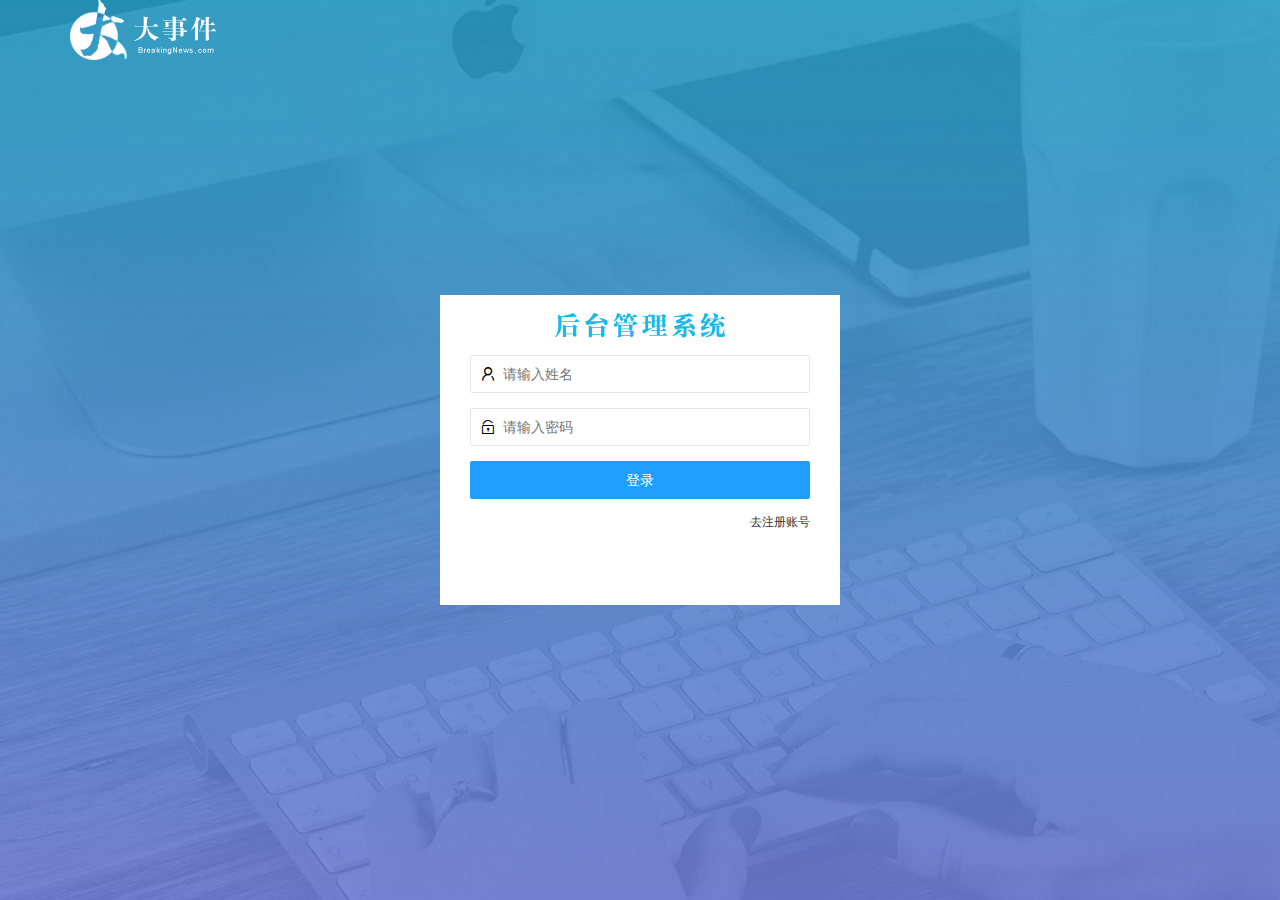
<file: login.html>
<!DOCTYPE html>
<html lang="en">

<head>
    <meta charset="UTF-8">
    <meta name="viewport" content="width=device-width, initial-scale=1.0">
    <title>大事件-登录/注册</title>

    <link rel="stylesheet" href="./assets/lib/layui/css/layui.css">
    <link rel="stylesheet" href="./assets/css/login.css">
</head>

<body>
    <div class="layui-main">
        <img src="./assets/images/logo.png" alt="">
    </div>
    <div class="box">
        <div class="title"></div>
        <!-- 登录 -->
        <div class="login-box">
            <form class="layui-form" action="" id="reg_login">
                <div class="layui-form-item">
                    <i class="layui-icon layui-icon-username"></i>
                    <input type="text" name="username" required lay-verify="required" placeholder="请输入姓名" autocomplete="off" class="layui-input">

                </div>
                <div class="layui-form-item">
                    <i class="layui-icon layui-icon-password"></i>

                    <input type="password" name="password" required lay-verify="required|pass" placeholder="请输入密码" autocomplete="off" class="layui-input">

                </div>
                <div class="layui-form-item">
                    <button class="layui-btn layui-btn-fluid layui-btn-normal" lay-submit>登录</button>
                </div>
                <div class="layui-form-item links">
                    <a href="javascript:;" id="link-reg">去注册账号</a>
                </div>
            </form>

        </div>
        <!-- 注册 -->
        <div class="reg-box">
            <form class="layui-form" id="form_reg">
                <div class="layui-form-item">
                    <i class="layui-icon layui-icon-username"></i>
                    <input type="text" name="username" required lay-verify="required" placeholder="请输入姓名" autocomplete="off" class="layui-input">

                </div>
                <div class="layui-form-item">
                    <i class="layui-icon layui-icon-password"></i>

                    <input type="password" name="password" required lay-verify="required|pass" placeholder="请输入密码" autocomplete="off" class="layui-input">

                </div>
                <div class="layui-form-item">
                    <i class="layui-icon layui-icon-password"></i>

                    <input type="password" name="repassword" required lay-verify="required|pass|repass" placeholder="确认密码" autocomplete="off" class="layui-input">

                </div>
                <div class="layui-form-item">
                    <button class="layui-btn layui-btn-fluid layui-btn-normal" lay-submit>登录</button>
                </div>
                <div class="layui-form-item links">
                    <a href="javascript:;" id="link-login">去登录</a>
                </div>
            </form>

        </div>
    </div>
    <script src="./assets/lib/layui/layui.all.js"></script>
    <script src="./assets/lib/jquery.js"></script>
    <script src="./assets/js/baseAPI.js"></script>
    <script src="./assets/js/login.js"></script>
</body>

</html>
</file>
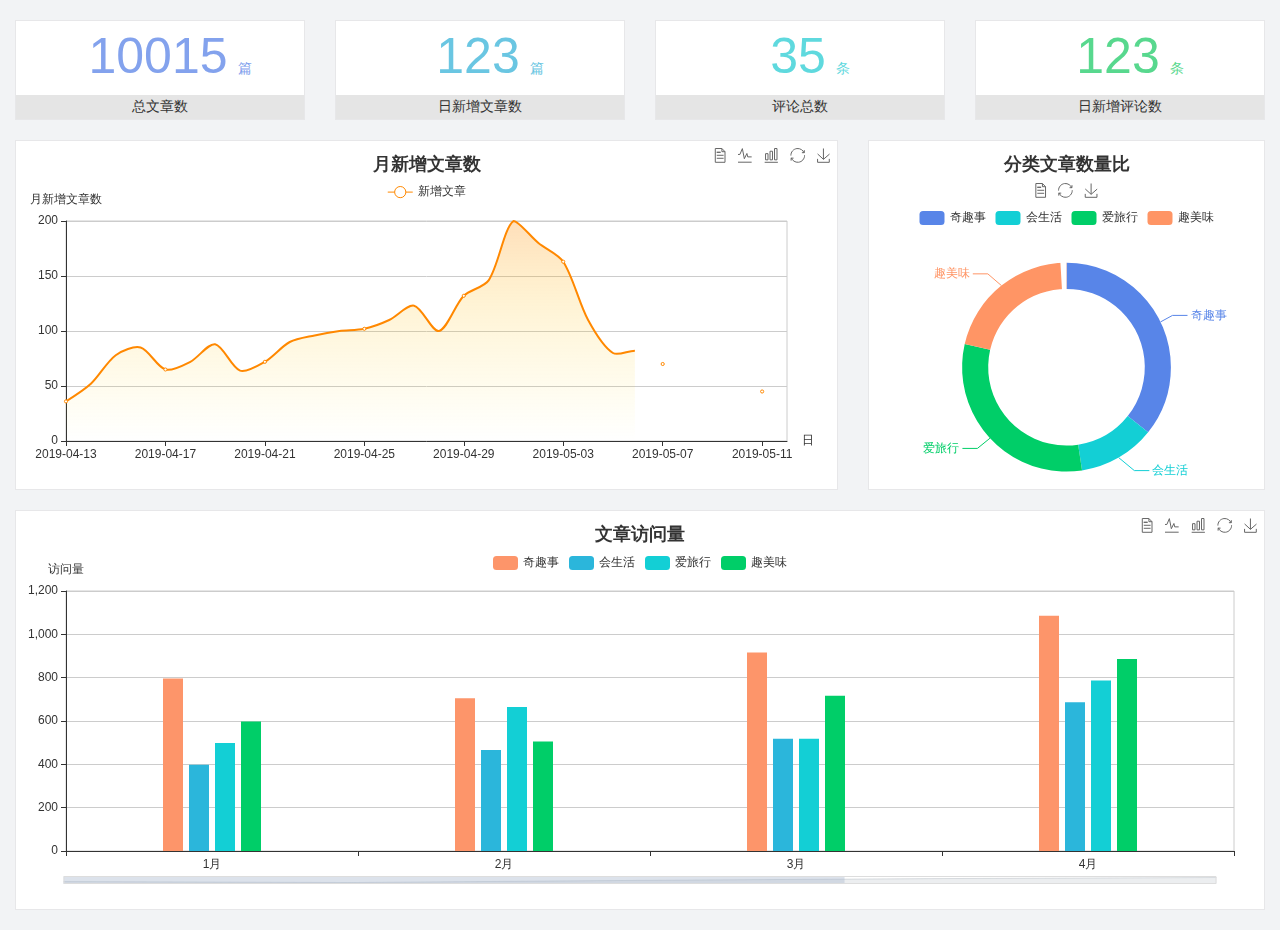
<file: home/dashboard.html>
<!DOCTYPE html>
<html lang="en">

<head>
  <meta charset="UTF-8">
  <meta name="viewport" content="width=device-width, initial-scale=1.0">
  <meta http-equiv="X-UA-Compatible" content="ie=edge">
  <title>图表统计</title>
  <link rel="stylesheet" href="../../assets/lib/bootstrap.css" />
  <link rel="stylesheet" href="../../assets/lib/main.css" />
  <script src="../../assets/lib/jquery.js"></script>
  <script type="text/javascript" src="../../assets/lib/echarts.min.js"></script>
</head>

<body>
  <div class="container-fluid">
    <div class="row spannel_list">
      <div class="col-sm-3 col-xs-6">
        <div class="spannel">
          <em>10015</em><span>篇</span>
          <b>总文章数</b>
        </div>
      </div>
      <div class="col-sm-3 col-xs-6">
        <div class="spannel scolor01">
          <em>123</em><span>篇</span>
          <b>日新增文章数</b>
        </div>
      </div>
      <div class="col-sm-3 col-xs-6">
        <div class="spannel scolor02">
          <em>35</em><span>条</span>
          <b>评论总数</b>
        </div>
      </div>
      <div class="col-sm-3 col-xs-6">
        <div class="spannel scolor03">
          <em>123</em><span>条</span>
          <b>日新增评论数</b>
        </div>
      </div>
    </div>
  </div>

  <div class="container-fluid">
    <div class="row curve-pie">
      <div class="col-lg-8 col-md-8">
        <div class="gragh_pannel" id="curve_show"></div>
      </div>
      <div class="col-lg-4 col-md-4">
        <div class="gragh_pannel" id="pie_show"></div>
      </div>
    </div>
  </div>

  <div class="container-fluid">
    <div class="column_pannel" id="column_show"></div>
  </div>

  <script>
    var oChart = echarts.init(document.getElementById('curve_show'));
    var aList_all = [
      { 'count': 36, 'date': '2019-04-13' },
      { 'count': 52, 'date': '2019-04-14' },
      { 'count': 78, 'date': '2019-04-15' },
      { 'count': 85, 'date': '2019-04-16' },
      { 'count': 65, 'date': '2019-04-17' },
      { 'count': 72, 'date': '2019-04-18' },
      { 'count': 88, 'date': '2019-04-19' },
      { 'count': 64, 'date': '2019-04-20' },
      { 'count': 72, 'date': '2019-04-21' },
      { 'count': 90, 'date': '2019-04-22' },
      { 'count': 96, 'date': '2019-04-23' },
      { 'count': 100, 'date': '2019-04-24' },
      { 'count': 102, 'date': '2019-04-25' },
      { 'count': 110, 'date': '2019-04-26' },
      { 'count': 123, 'date': '2019-04-27' },
      { 'count': 100, 'date': '2019-04-28' },
      { 'count': 132, 'date': '2019-04-29' },
      { 'count': 146, 'date': '2019-04-30' },
      { 'count': 200, 'date': '2019-05-01' },
      { 'count': 180, 'date': '2019-05-02' },
      { 'count': 163, 'date': '2019-05-03' },
      { 'count': 110, 'date': '2019-05-04' },
      { 'count': 80, 'date': '2019-05-05' },
      { 'count': 82, 'date': '2019-05-06' },
      { 'count': 70, 'date': '2019-05-07' },
      { 'count': 65, 'date': '2019-05-08' },
      { 'count': 54, 'date': '2019-05-09' },
      { 'count': 40, 'date': '2019-05-10' },
      { 'count': 45, 'date': '2019-05-11' },
      { 'count': 38, 'date': '2019-05-12' },
    ];

    let aCount = [];
    let aDate = [];

    for (var i = 0; i < aList_all.length; i++) {
      aCount.push(aList_all[i].count);
      aDate.push(aList_all[i].date);
    }

    var chartopt = {
      title: {
        text: '月新增文章数',
        left: 'center',
        top: '10'
      },
      tooltip: {
        trigger: 'axis'
      },
      legend: {
        data: ['新增文章'],
        top: '40'
      },
      toolbox: {
        show: true,
        feature: {
          mark: { show: true },
          dataView: { show: true, readOnly: false },
          magicType: { show: true, type: ['line', 'bar'] },
          restore: { show: true },
          saveAsImage: { show: true }
        }
      },
      calculable: true,
      xAxis: [
        {
          name: '日',
          type: 'category',
          boundaryGap: false,
          data: aDate
        }
      ],
      yAxis: [
        {
          name: '月新增文章数',
          type: 'value'
        }
      ],
      series: [
        {
          name: '新增文章',
          type: 'line',
          smooth: true,
          itemStyle: { normal: { areaStyle: { type: 'default' }, color: '#f80' }, lineStyle: { color: '#f80' } },
          data: aCount
        }],
      areaStyle: {
        normal: {
          color: new echarts.graphic.LinearGradient(0, 0, 0, 1, [{
            offset: 0,
            color: 'rgba(255,136,0,0.39)'
          }, {
            offset: .34,
            color: 'rgba(255,180,0,0.25)'
          }, {
            offset: 1,
            color: 'rgba(255,222,0,0.00)'
          }])

        }
      },
      grid: {
        show: true,
        x: 50,
        x2: 50,
        y: 80,
        height: 220
      }
    };

    oChart.setOption(chartopt);


    var oPie = echarts.init(document.getElementById('pie_show'));
    var oPieopt =
    {
      title: {
        top: 10,
        text: '分类文章数量比',
        x: 'center'
      },
      tooltip: {
        trigger: 'item',
        formatter: "{a} <br/>{b} : {c} ({d}%)"
      },
      color: ['#5885e8', '#13cfd5', '#00ce68', '#ff9565'],
      legend: {
        x: 'center',
        top: 65,
        data: ['奇趣事', '会生活', '爱旅行', '趣美味']
      },
      toolbox: {
        show: true,
        x: 'center',
        top: 35,
        feature: {
          mark: { show: true },
          dataView: { show: true, readOnly: false },
          magicType: {
            show: true,
            type: ['pie', 'funnel'],
            option: {
              funnel: {
                x: '25%',
                width: '50%',
                funnelAlign: 'left',
                max: 1548
              }
            }
          },
          restore: { show: true },
          saveAsImage: { show: true }
        }
      },
      calculable: true,
      series: [
        {
          name: '访问来源',
          type: 'pie',
          radius: ['45%', '60%'],
          center: ['50%', '65%'],
          data: [
            { value: 300, name: '奇趣事' },
            { value: 100, name: '会生活' },
            { value: 260, name: '爱旅行' },
            { value: 180, name: '趣美味' }
          ]
        }
      ]
    };
    oPie.setOption(oPieopt);



    var oColumn = this.echarts.init(document.getElementById('column_show'));
    var oColumnopt =
    {
      title: {
        text: '文章访问量',
        left: 'center',
        top: '10'
      },
      tooltip: {
        trigger: 'axis'
      },
      legend: {
        data: ['奇趣事', '会生活', '爱旅行', '趣美味'],
        top: '40'
      },
      toolbox: {
        show: true,
        feature: {
          mark: { show: true },
          dataView: { show: true, readOnly: false },
          magicType: { show: true, type: ['line', 'bar'] },
          restore: { show: true },
          saveAsImage: { show: true }
        }
      },
      calculable: true,
      xAxis: [
        {
          type: 'category',
          data: ['1月', '2月', '3月', '4月', '5月']
        }
      ],
      yAxis: [
        {
          name: '访问量',
          type: 'value'
        }
      ],
      series: [
        {
          name: '奇趣事',
          type: 'bar',
          barWidth: 20,
          itemStyle: {
            normal: { areaStyle: { type: 'default' }, color: '#fd956a' }
          },
          data: [800, 708, 920, 1090, 1200]
        },
        {
          name: '会生活',
          type: 'bar',
          barWidth: 20,
          itemStyle: {
            normal: { areaStyle: { type: 'default' }, color: '#2bb6db' }
          },
          data: [400, 468, 520, 690, 800]
        },
        {
          name: '爱旅行',
          type: 'bar',
          barWidth: 20,
          itemStyle: {
            normal: { areaStyle: { type: 'default' }, color: '#13cfd5' }
          },
          data: [500, 668, 520, 790, 900]
        },
        {
          name: '趣美味',
          type: 'bar',
          barWidth: 20,
          itemStyle: {
            normal: { areaStyle: { type: 'default' }, color: '#00ce68' }
          },
          data: [600, 508, 720, 890, 1000]
        }
      ],
      grid: {
        show: true,
        x: 50,
        x2: 30,
        y: 80,
        height: 260
      },
      dataZoom: [//给x轴设置滚动条
        {
          start: 0,//默认为0
          end: 100 - 1000 / 31,//默认为100
          type: 'slider',
          show: true,
          xAxisIndex: [0],
          handleSize: 0,//滑动条的 左右2个滑动条的大小
          height: 8,//组件高度
          left: 45, //左边的距离
          right: 50,//右边的距离
          bottom: 26,//右边的距离
          handleColor: '#ddd',//h滑动图标的颜色
          handleStyle: {
            borderColor: "#cacaca",
            borderWidth: "1",
            shadowBlur: 2,
            background: "#ddd",
            shadowColor: "#ddd",
          }
        }]
    };
    oColumn.setOption(oColumnopt);
  </script>
</body>

</html>
</file>
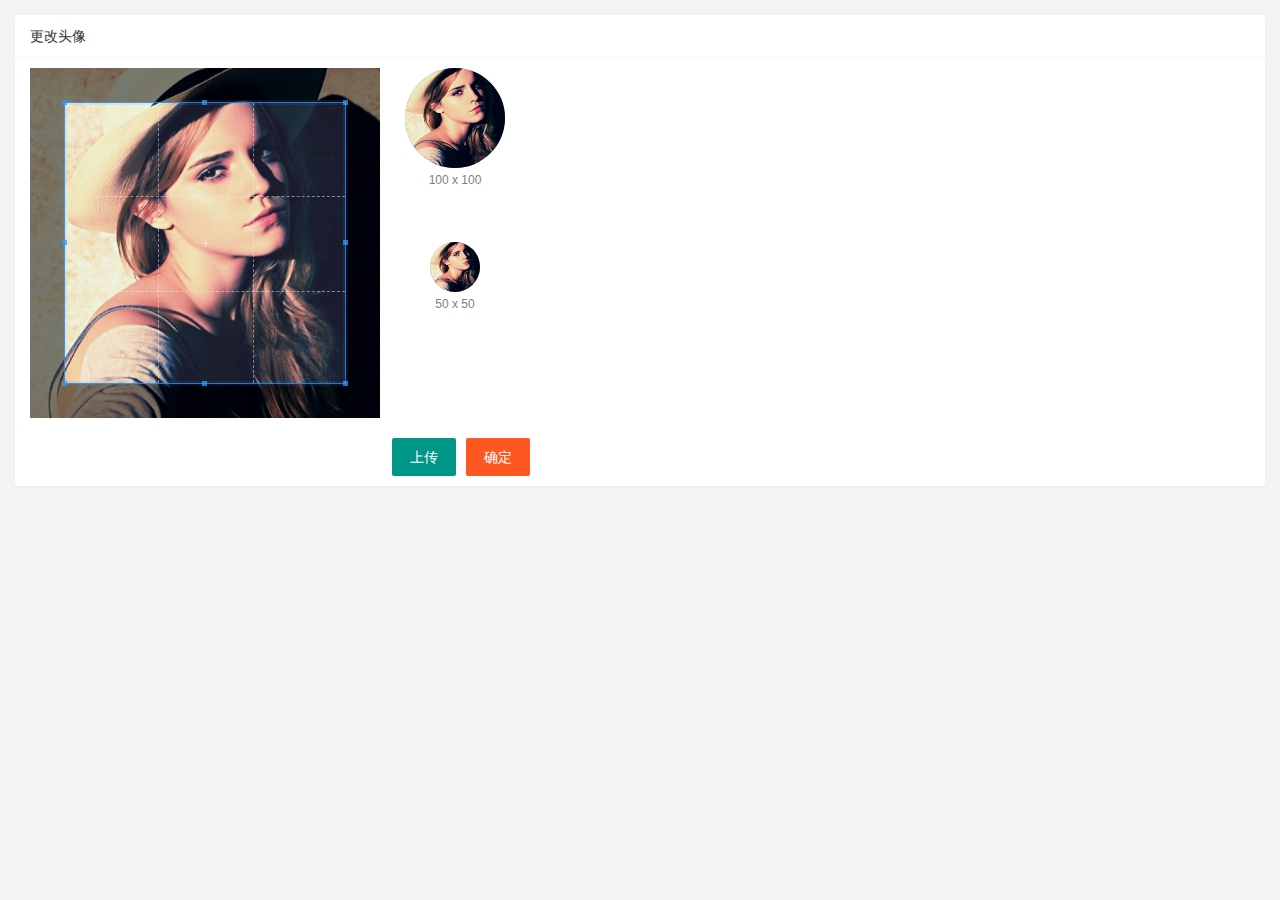
<file: user/user-avatar.html>
<!DOCTYPE html>
<html lang="en">

<head>
    <meta charset="UTF-8">
    <meta name="viewport" content="width=device-width, initial-scale=1.0">
    <title>Document</title>
    <link rel="stylesheet" href="../assets/lib/layui/css/layui.css">
    <link rel="stylesheet" href="/assets/lib/cropper/cropper.css" />
    <link rel="stylesheet" href="../assets/css/user/user-avatar.css">
</head>

<body>
    <div class="layui-card">
        <div class="layui-card-header">更改头像</div>
        <div class="layui-card-body">
            <!-- 第一行的图片裁剪和预览区域 -->
            <div class="row1">
                <!-- 图片裁剪区域 -->
                <div class="cropper-box">
                    <!-- 这个 img 标签很重要，将来会把它初始化为裁剪区域 -->
                    <img id="image" src="/assets/images/sample.jpg" />
                </div>
                <!-- 图片的预览区域 -->
                <div class="preview-box">
                    <div>
                        <!-- 宽高为 100px 的预览区域 -->
                        <div class="img-preview w100"></div>
                        <p class="size">100 x 100</p>
                    </div>
                    <div>
                        <!-- 宽高为 50px 的预览区域 -->
                        <div class="img-preview w50"></div>
                        <p class="size">50 x 50</p>
                    </div>
                </div>
            </div>

            <!-- 第二行的按钮区域 -->
            <div class="row2">
                <input type="file" id="file" accept="image/png,image/jpeg">
                <button type="button" class="layui-btn" id="btnChoseImage">上传</button>
                <button type="button" class="layui-btn layui-btn-danger" id="btnUpload">确定</button>
            </div>
        </div>
    </div>
    <script src="../assets/lib/layui/layui.all.js"></script>
    <script src="../assets/lib/jquery.js"></script>
    <script src="/assets/lib/cropper/Cropper.js"></script>
    <script src="/assets/lib/cropper/jquery-cropper.js"></script>
    <script src="../assets/js/baseAPI.js"></script>
    <script src="../assets/js/user-info/user-avatar.js"></script>
</body>

</html>
</file>
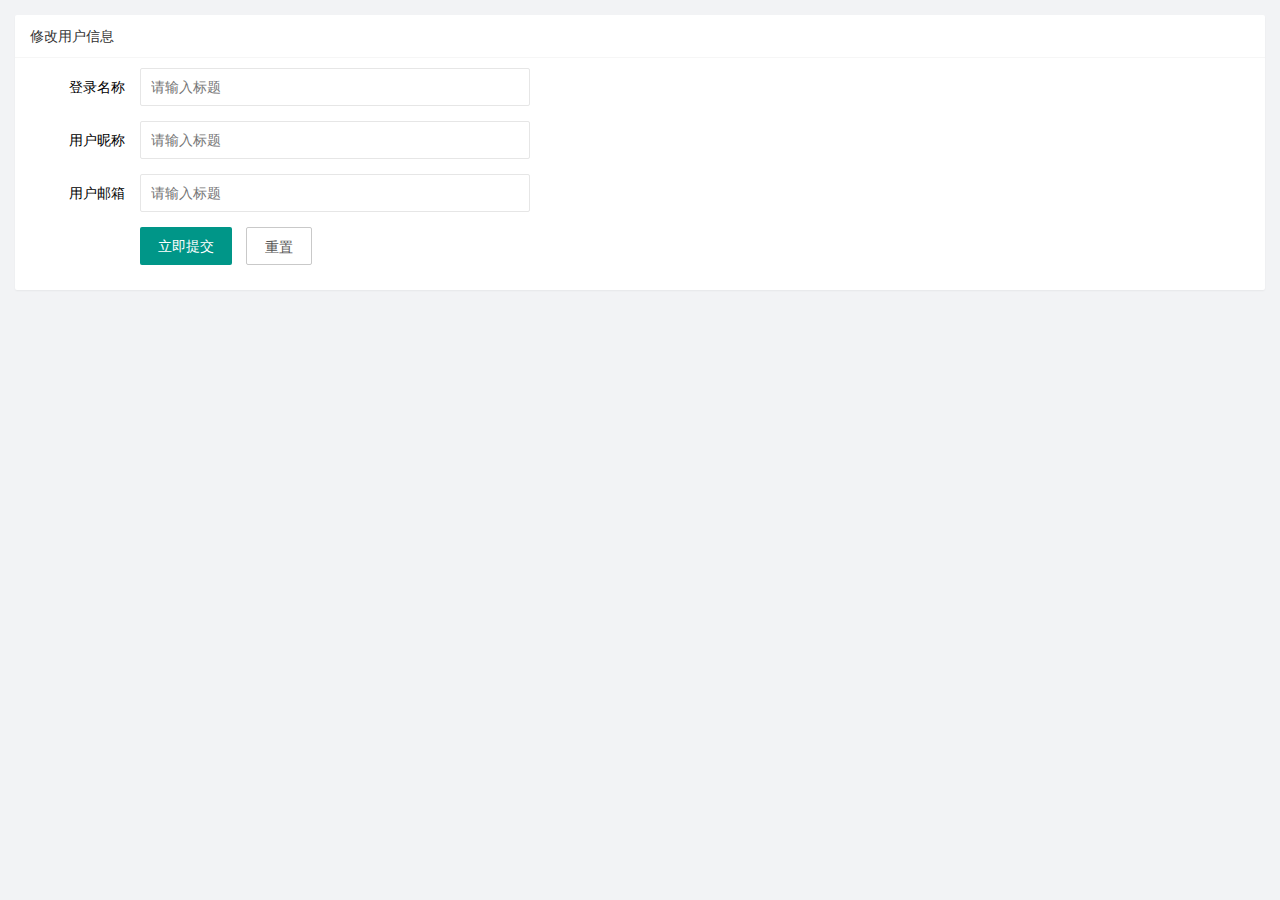
<file: user/user-info.html>
<!DOCTYPE html>
<html lang="en">

<head>
    <meta charset="UTF-8">
    <meta name="viewport" content="width=device-width, initial-scale=1.0">
    <title>Document</title>
    <link rel="stylesheet" href="../assets/lib/layui/css/layui.css">
    <link rel="stylesheet" href="../assets/css/user/user-info.css">
</head>

<body>
    <div class="layui-card">
        <div class="layui-card-header">修改用户信息</div>
        <div class="layui-card-body">
            <form class="layui-form" lay-filter="formUserInfo">
                <input type="hidden" name="id" value="" />
                <div class="layui-form-item">
                    <label class="layui-form-label">登录名称</label>
                    <div class="layui-input-block">
                        <input type="text" name="username" required lay-verify="required" placeholder="请输入标题" autocomplete="off" class="layui-input" readonly>
                    </div>
                </div>
                <div class="layui-form-item">
                    <label class="layui-form-label">用户昵称</label>
                    <div class="layui-input-block">
                        <input type="text" name="nickname" required lay-verify="required|nickname" placeholder="请输入标题" autocomplete="off" class="layui-input">
                    </div>
                </div>
                <div class="layui-form-item">
                    <label class="layui-form-label">用户邮箱</label>
                    <div class="layui-input-block">
                        <input type="text" name="email" required lay-verify="required|email" placeholder="请输入标题" autocomplete="off" class="layui-input">
                    </div>
                </div>
                <div class="layui-form-item">
                    <div class="layui-input-block">
                        <button class="layui-btn" lay-submit lay-filter="formDemo">立即提交</button>
                        <button type="reset" class="layui-btn layui-btn-primary" id="btn-reset">重置</button>
                    </div>
                </div>
            </form>

        </div>
    </div>
    <script src="../assets/lib/layui/layui.all.js"></script>
    <script src="../assets/lib/jquery.js"></script>
    <script src="../assets/js/baseAPI.js"></script>
    <script src="../assets/js/user-info/user-info.js"></script>
</body>

</html>
</file>
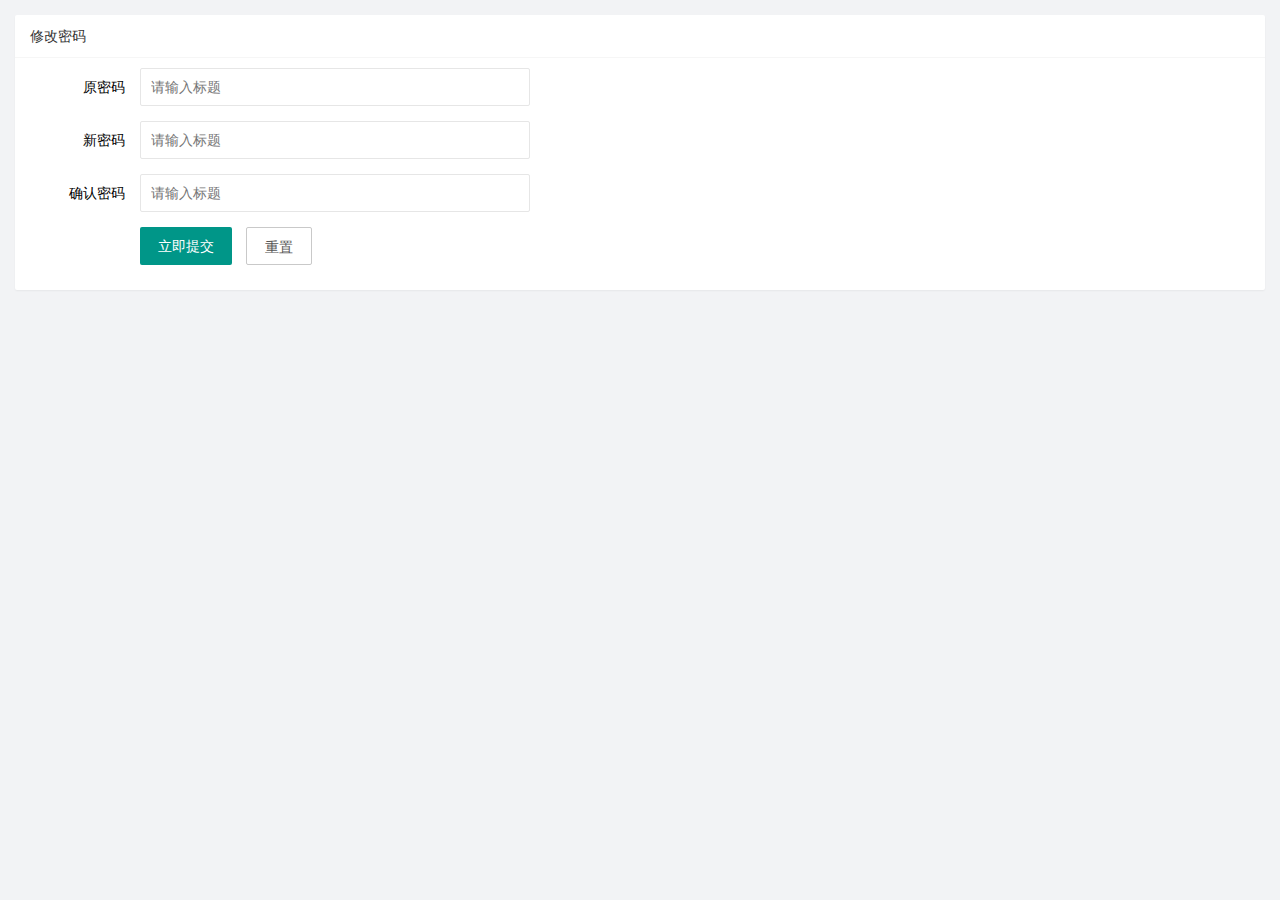
<file: user/user-pwd.html>
<!DOCTYPE html>
<html lang="en">

<head>
    <meta charset="UTF-8">
    <meta name="viewport" content="width=device-width, initial-scale=1.0">
    <title>Document</title>

    <link rel="stylesheet" href="../assets/lib/layui/css/layui.css">
    <link rel="stylesheet" href="../assets/css/user/user-pwd.css">
</head>

<body>
    <div class="layui-card">
        <div class="layui-card-header">修改密码</div>
        <div class="layui-card-body">
            <form class="layui-form" action="">
                <div class="layui-form-item">
                    <label class="layui-form-label">原密码</label>
                    <div class="layui-input-block">
                        <input type="password" name="oldPwd" required lay-verify="required|pass" placeholder="请输入标题" autocomplete="off" class="layui-input">
                    </div>
                </div>
                <div class="layui-form-item">
                    <label class="layui-form-label">新密码</label>
                    <div class="layui-input-block">
                        <input type="password" name="newPwd" required lay-verify="required|pass|samepwd" placeholder="请输入标题" autocomplete="off" class="layui-input">
                    </div>
                </div>
                <div class="layui-form-item">
                    <label class="layui-form-label">确认密码</label>
                    <div class="layui-input-block">
                        <input type="password" name="rePwd" required lay-verify="required|pass|repwd" placeholder="请输入标题" autocomplete="off" class="layui-input">
                    </div>
                </div>
                <div class="layui-form-item">
                    <div class="layui-input-block">
                        <button class="layui-btn" lay-submit lay-filter="formDemo">立即提交</button>
                        <button type="reset" class="layui-btn layui-btn-primary">重置</button>
                    </div>
                </div>
            </form>
        </div>
    </div>
    <script src="../assets/lib/layui/layui.all.js"></script>
    <script src="../assets/lib/jquery.js"></script>
    <script src="../assets/js/baseAPI.js"></script>
    <script src="../assets/js/user-info/user-pwd.js"></script>
</body>

</html>
</file>
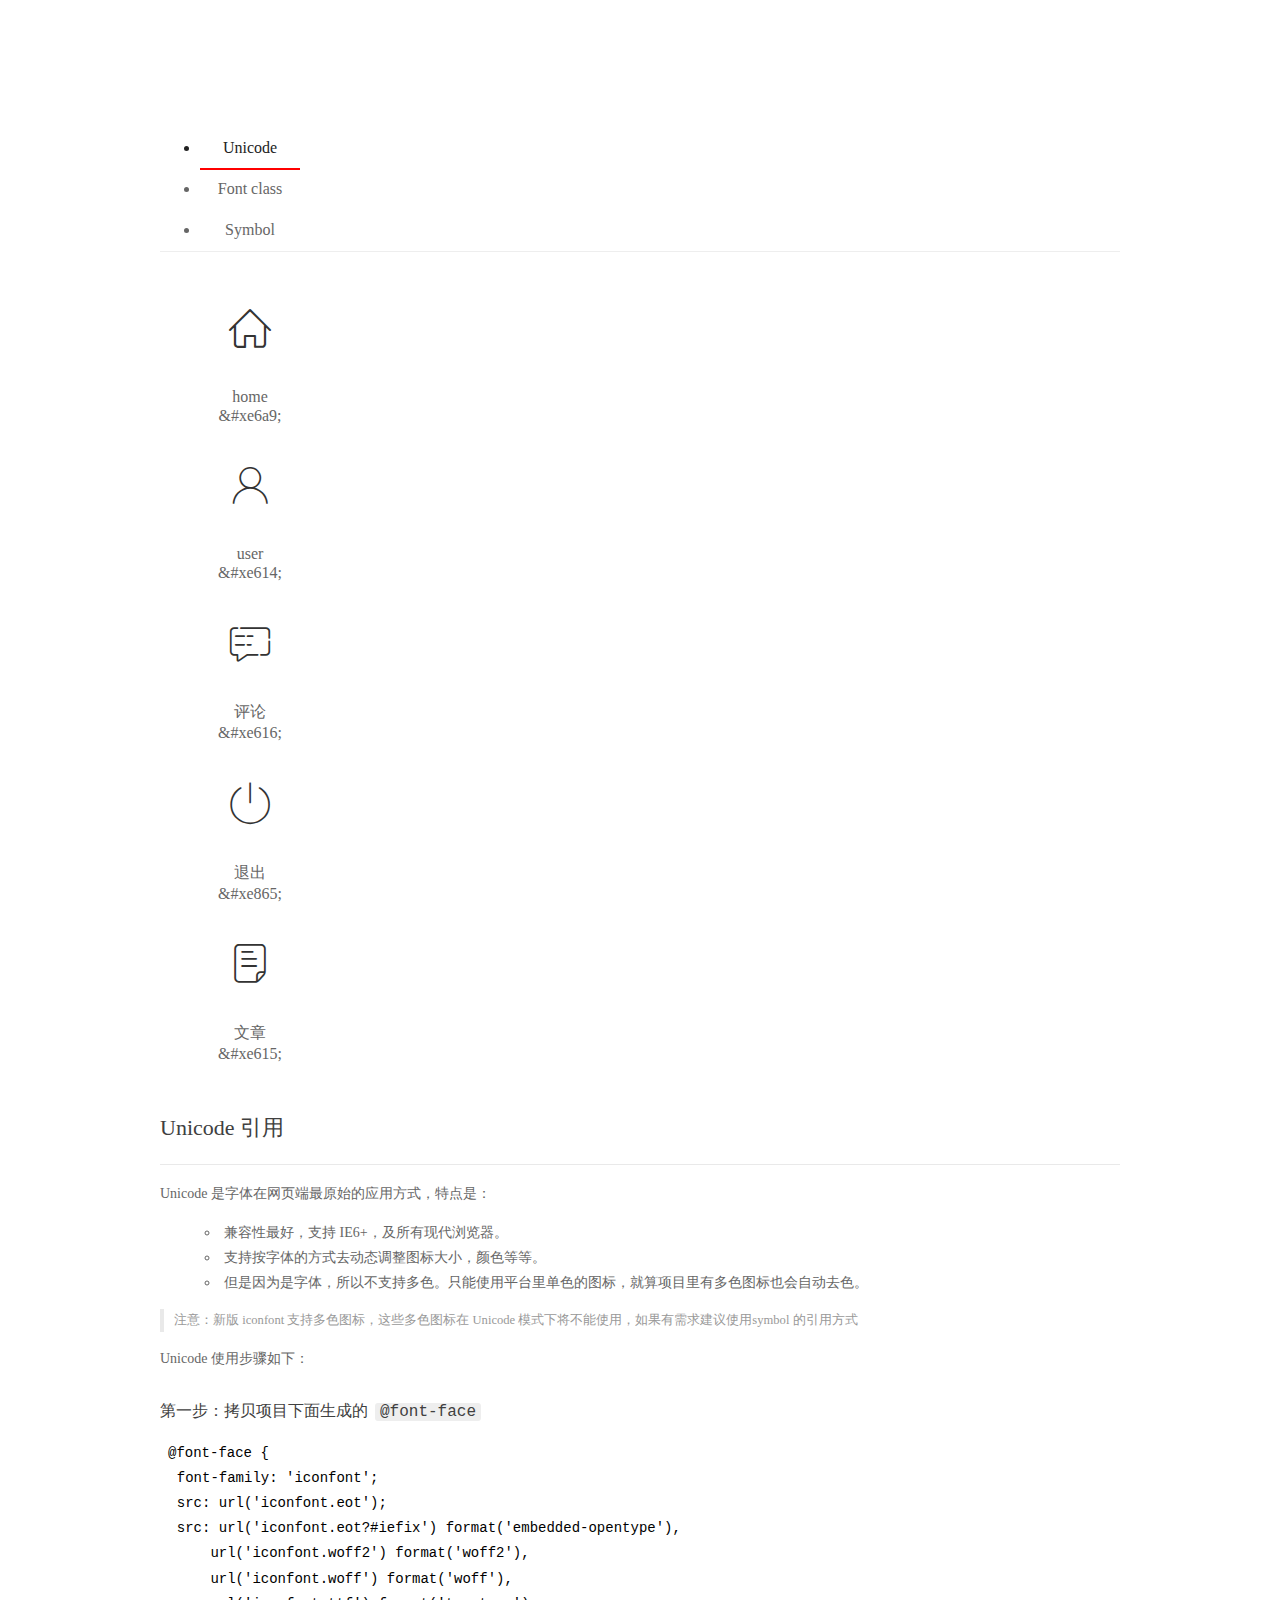
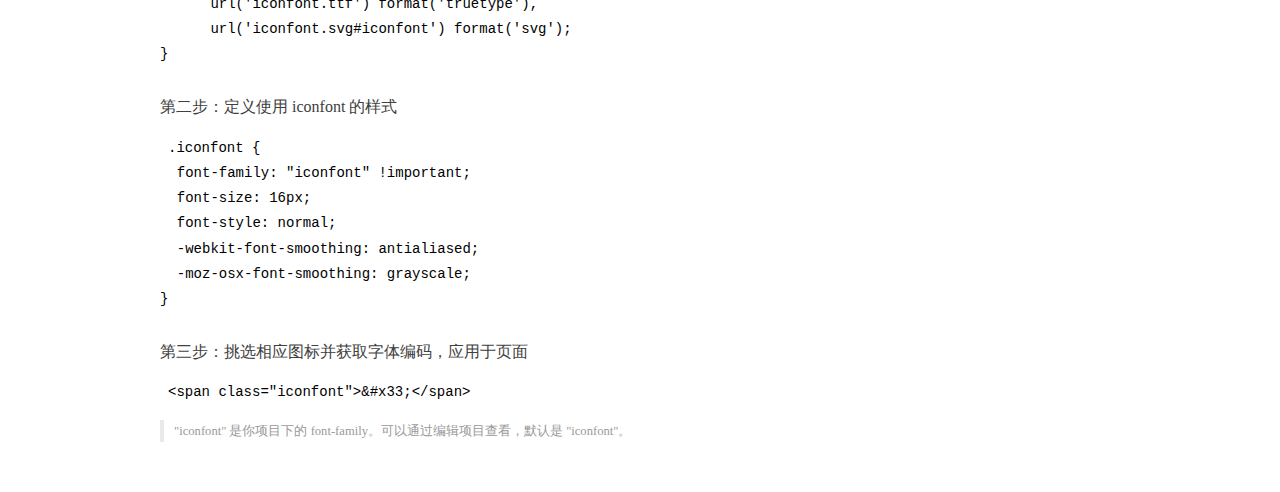
<file: assets/fonts/demo_index.html>
<!DOCTYPE html>
<html>
<head>
  <meta charset="utf-8"/>
  <title>IconFont Demo</title>
  <link rel="shortcut icon" href="https://gtms04.alicdn.com/tps/i4/TB1_oz6GVXXXXaFXpXXJDFnIXXX-64-64.ico" type="image/x-icon"/>
  <link rel="stylesheet" href="https://g.alicdn.com/thx/cube/1.3.2/cube.min.css">
  <link rel="stylesheet" href="demo.css">
  <link rel="stylesheet" href="iconfont.css">
  <script src="iconfont.js"></script>
  <!-- jQuery -->
  <script src="https://a1.alicdn.com/oss/uploads/2018/12/26/7bfddb60-08e8-11e9-9b04-53e73bb6408b.js"></script>
  <!-- 代码高亮 -->
  <script src="https://a1.alicdn.com/oss/uploads/2018/12/26/a3f714d0-08e6-11e9-8a15-ebf944d7534c.js"></script>
</head>
<body>
  <div class="main">
    <h1 class="logo"><a href="https://www.iconfont.cn/" title="iconfont 首页" target="_blank">&#xe86b;</a></h1>
    <div class="nav-tabs">
      <ul id="tabs" class="dib-box">
        <li class="dib active"><span>Unicode</span></li>
        <li class="dib"><span>Font class</span></li>
        <li class="dib"><span>Symbol</span></li>
      </ul>
      
    </div>
    <div class="tab-container">
      <div class="content unicode" style="display: block;">
          <ul class="icon_lists dib-box">
          
            <li class="dib">
              <span class="icon iconfont">&#xe6a9;</span>
                <div class="name">home</div>
                <div class="code-name">&amp;#xe6a9;</div>
              </li>
          
            <li class="dib">
              <span class="icon iconfont">&#xe614;</span>
                <div class="name">user</div>
                <div class="code-name">&amp;#xe614;</div>
              </li>
          
            <li class="dib">
              <span class="icon iconfont">&#xe616;</span>
                <div class="name">评论</div>
                <div class="code-name">&amp;#xe616;</div>
              </li>
          
            <li class="dib">
              <span class="icon iconfont">&#xe865;</span>
                <div class="name">退出</div>
                <div class="code-name">&amp;#xe865;</div>
              </li>
          
            <li class="dib">
              <span class="icon iconfont">&#xe615;</span>
                <div class="name">文章</div>
                <div class="code-name">&amp;#xe615;</div>
              </li>
          
          </ul>
          <div class="article markdown">
          <h2 id="unicode-">Unicode 引用</h2>
          <hr>

          <p>Unicode 是字体在网页端最原始的应用方式，特点是：</p>
          <ul>
            <li>兼容性最好，支持 IE6+，及所有现代浏览器。</li>
            <li>支持按字体的方式去动态调整图标大小，颜色等等。</li>
            <li>但是因为是字体，所以不支持多色。只能使用平台里单色的图标，就算项目里有多色图标也会自动去色。</li>
          </ul>
          <blockquote>
            <p>注意：新版 iconfont 支持多色图标，这些多色图标在 Unicode 模式下将不能使用，如果有需求建议使用symbol 的引用方式</p>
          </blockquote>
          <p>Unicode 使用步骤如下：</p>
          <h3 id="-font-face">第一步：拷贝项目下面生成的 <code>@font-face</code></h3>
<pre><code class="language-css"
>@font-face {
  font-family: 'iconfont';
  src: url('iconfont.eot');
  src: url('iconfont.eot?#iefix') format('embedded-opentype'),
      url('iconfont.woff2') format('woff2'),
      url('iconfont.woff') format('woff'),
      url('iconfont.ttf') format('truetype'),
      url('iconfont.svg#iconfont') format('svg');
}
</code></pre>
          <h3 id="-iconfont-">第二步：定义使用 iconfont 的样式</h3>
<pre><code class="language-css"
>.iconfont {
  font-family: "iconfont" !important;
  font-size: 16px;
  font-style: normal;
  -webkit-font-smoothing: antialiased;
  -moz-osx-font-smoothing: grayscale;
}
</code></pre>
          <h3 id="-">第三步：挑选相应图标并获取字体编码，应用于页面</h3>
<pre>
<code class="language-html"
>&lt;span class="iconfont"&gt;&amp;#x33;&lt;/span&gt;
</code></pre>
          <blockquote>
            <p>"iconfont" 是你项目下的 font-family。可以通过编辑项目查看，默认是 "iconfont"。</p>
          </blockquote>
          </div>
      </div>
      <div class="content font-class">
        <ul class="icon_lists dib-box">
          
          <li class="dib">
            <span class="icon iconfont icon-home"></span>
            <div class="name">
              home
            </div>
            <div class="code-name">.icon-home
            </div>
          </li>
          
          <li class="dib">
            <span class="icon iconfont icon-user"></span>
            <div class="name">
              user
            </div>
            <div class="code-name">.icon-user
            </div>
          </li>
          
          <li class="dib">
            <span class="icon iconfont icon-pinglun"></span>
            <div class="name">
              评论
            </div>
            <div class="code-name">.icon-pinglun
            </div>
          </li>
          
          <li class="dib">
            <span class="icon iconfont icon-tuichu"></span>
            <div class="name">
              退出
            </div>
            <div class="code-name">.icon-tuichu
            </div>
          </li>
          
          <li class="dib">
            <span class="icon iconfont icon-16"></span>
            <div class="name">
              文章
            </div>
            <div class="code-name">.icon-16
            </div>
          </li>
          
        </ul>
        <div class="article markdown">
        <h2 id="font-class-">font-class 引用</h2>
        <hr>

        <p>font-class 是 Unicode 使用方式的一种变种，主要是解决 Unicode 书写不直观，语意不明确的问题。</p>
        <p>与 Unicode 使用方式相比，具有如下特点：</p>
        <ul>
          <li>兼容性良好，支持 IE8+，及所有现代浏览器。</li>
          <li>相比于 Unicode 语意明确，书写更直观。可以很容易分辨这个 icon 是什么。</li>
          <li>因为使用 class 来定义图标，所以当要替换图标时，只需要修改 class 里面的 Unicode 引用。</li>
          <li>不过因为本质上还是使用的字体，所以多色图标还是不支持的。</li>
        </ul>
        <p>使用步骤如下：</p>
        <h3 id="-fontclass-">第一步：引入项目下面生成的 fontclass 代码：</h3>
<pre><code class="language-html">&lt;link rel="stylesheet" href="./iconfont.css"&gt;
</code></pre>
        <h3 id="-">第二步：挑选相应图标并获取类名，应用于页面：</h3>
<pre><code class="language-html">&lt;span class="iconfont icon-xxx"&gt;&lt;/span&gt;
</code></pre>
        <blockquote>
          <p>"
            iconfont" 是你项目下的 font-family。可以通过编辑项目查看，默认是 "iconfont"。</p>
        </blockquote>
      </div>
      </div>
      <div class="content symbol">
          <ul class="icon_lists dib-box">
          
            <li class="dib">
                <svg class="icon svg-icon" aria-hidden="true">
                  <use xlink:href="#icon-home"></use>
                </svg>
                <div class="name">home</div>
                <div class="code-name">#icon-home</div>
            </li>
          
            <li class="dib">
                <svg class="icon svg-icon" aria-hidden="true">
                  <use xlink:href="#icon-user"></use>
                </svg>
                <div class="name">user</div>
                <div class="code-name">#icon-user</div>
            </li>
          
            <li class="dib">
                <svg class="icon svg-icon" aria-hidden="true">
                  <use xlink:href="#icon-pinglun"></use>
                </svg>
                <div class="name">评论</div>
                <div class="code-name">#icon-pinglun</div>
            </li>
          
            <li class="dib">
                <svg class="icon svg-icon" aria-hidden="true">
                  <use xlink:href="#icon-tuichu"></use>
                </svg>
                <div class="name">退出</div>
                <div class="code-name">#icon-tuichu</div>
            </li>
          
            <li class="dib">
                <svg class="icon svg-icon" aria-hidden="true">
                  <use xlink:href="#icon-16"></use>
                </svg>
                <div class="name">文章</div>
                <div class="code-name">#icon-16</div>
            </li>
          
          </ul>
          <div class="article markdown">
          <h2 id="symbol-">Symbol 引用</h2>
          <hr>

          <p>这是一种全新的使用方式，应该说这才是未来的主流，也是平台目前推荐的用法。相关介绍可以参考这篇<a href="">文章</a>
            这种用法其实是做了一个 SVG 的集合，与另外两种相比具有如下特点：</p>
          <ul>
            <li>支持多色图标了，不再受单色限制。</li>
            <li>通过一些技巧，支持像字体那样，通过 <code>font-size</code>, <code>color</code> 来调整样式。</li>
            <li>兼容性较差，支持 IE9+，及现代浏览器。</li>
            <li>浏览器渲染 SVG 的性能一般，还不如 png。</li>
          </ul>
          <p>使用步骤如下：</p>
          <h3 id="-symbol-">第一步：引入项目下面生成的 symbol 代码：</h3>
<pre><code class="language-html">&lt;script src="./iconfont.js"&gt;&lt;/script&gt;
</code></pre>
          <h3 id="-css-">第二步：加入通用 CSS 代码（引入一次就行）：</h3>
<pre><code class="language-html">&lt;style&gt;
.icon {
  width: 1em;
  height: 1em;
  vertical-align: -0.15em;
  fill: currentColor;
  overflow: hidden;
}
&lt;/style&gt;
</code></pre>
          <h3 id="-">第三步：挑选相应图标并获取类名，应用于页面：</h3>
<pre><code class="language-html">&lt;svg class="icon" aria-hidden="true"&gt;
  &lt;use xlink:href="#icon-xxx"&gt;&lt;/use&gt;
&lt;/svg&gt;
</code></pre>
          </div>
      </div>

    </div>
  </div>
  <script>
  $(document).ready(function () {
      $('.tab-container .content:first').show()

      $('#tabs li').click(function (e) {
        var tabContent = $('.tab-container .content')
        var index = $(this).index()

        if ($(this).hasClass('active')) {
          return
        } else {
          $('#tabs li').removeClass('active')
          $(this).addClass('active')

          tabContent.hide().eq(index).fadeIn()
        }
      })
    })
  </script>
</body>
</html>
</file>
<file: assets/lib/layui/css/layui.css>
/** layui-v2.5.5 MIT License By https://www.layui.com */
 .layui-inline,img{display:inline-block;vertical-align:middle}h1,h2,h3,h4,h5,h6{font-weight:400}.layui-edge,.layui-header,.layui-inline,.layui-main{position:relative}.layui-body,.layui-edge,.layui-elip{overflow:hidden}.layui-btn,.layui-edge,.layui-inline,img{vertical-align:middle}.layui-btn,.layui-disabled,.layui-icon,.layui-unselect{-moz-user-select:none;-webkit-user-select:none;-ms-user-select:none}.layui-elip,.layui-form-checkbox span,.layui-form-pane .layui-form-label{text-overflow:ellipsis;white-space:nowrap}.layui-breadcrumb,.layui-tree-btnGroup{visibility:hidden}blockquote,body,button,dd,div,dl,dt,form,h1,h2,h3,h4,h5,h6,input,li,ol,p,pre,td,textarea,th,ul{margin:0;padding:0;-webkit-tap-highlight-color:rgba(0,0,0,0)}a:active,a:hover{outline:0}img{border:none}li{list-style:none}table{border-collapse:collapse;border-spacing:0}h4,h5,h6{font-size:100%}button,input,optgroup,option,select,textarea{font-family:inherit;font-size:inherit;font-style:inherit;font-weight:inherit;outline:0}pre{white-space:pre-wrap;white-space:-moz-pre-wrap;white-space:-pre-wrap;white-space:-o-pre-wrap;word-wrap:break-word}body{line-height:24px;font:14px Helvetica Neue,Helvetica,PingFang SC,Tahoma,Arial,sans-serif}hr{height:1px;margin:10px 0;border:0;clear:both}a{color:#333;text-decoration:none}a:hover{color:#777}a cite{font-style:normal;*cursor:pointer}.layui-border-box,.layui-border-box *{box-sizing:border-box}.layui-box,.layui-box *{box-sizing:content-box}.layui-clear{clear:both;*zoom:1}.layui-clear:after{content:'\20';clear:both;*zoom:1;display:block;height:0}.layui-inline{*display:inline;*zoom:1}.layui-edge{display:inline-block;width:0;height:0;border-width:6px;border-style:dashed;border-color:transparent}.layui-edge-top{top:-4px;border-bottom-color:#999;border-bottom-style:solid}.layui-edge-right{border-left-color:#999;border-left-style:solid}.layui-edge-bottom{top:2px;border-top-color:#999;border-top-style:solid}.layui-edge-left{border-right-color:#999;border-right-style:solid}.layui-disabled,.layui-disabled:hover{color:#d2d2d2!important;cursor:not-allowed!important}.layui-circle{border-radius:100%}.layui-show{display:block!important}.layui-hide{display:none!important}@font-face{font-family:layui-icon;src:url(../font/iconfont.eot?v=250);src:url(../font/iconfont.eot?v=250#iefix) format('embedded-opentype'),url(../font/iconfont.woff2?v=250) format('woff2'),url(../font/iconfont.woff?v=250) format('woff'),url(../font/iconfont.ttf?v=250) format('truetype'),url(../font/iconfont.svg?v=250#layui-icon) format('svg')}.layui-icon{font-family:layui-icon!important;font-size:16px;font-style:normal;-webkit-font-smoothing:antialiased;-moz-osx-font-smoothing:grayscale}.layui-icon-reply-fill:before{content:"\e611"}.layui-icon-set-fill:before{content:"\e614"}.layui-icon-menu-fill:before{content:"\e60f"}.layui-icon-search:before{content:"\e615"}.layui-icon-share:before{content:"\e641"}.layui-icon-set-sm:before{content:"\e620"}.layui-icon-engine:before{content:"\e628"}.layui-icon-close:before{content:"\1006"}.layui-icon-close-fill:before{content:"\1007"}.layui-icon-chart-screen:before{content:"\e629"}.layui-icon-star:before{content:"\e600"}.layui-icon-circle-dot:before{content:"\e617"}.layui-icon-chat:before{content:"\e606"}.layui-icon-release:before{content:"\e609"}.layui-icon-list:before{content:"\e60a"}.layui-icon-chart:before{content:"\e62c"}.layui-icon-ok-circle:before{content:"\1005"}.layui-icon-layim-theme:before{content:"\e61b"}.layui-icon-table:before{content:"\e62d"}.layui-icon-right:before{content:"\e602"}.layui-icon-left:before{content:"\e603"}.layui-icon-cart-simple:before{content:"\e698"}.layui-icon-face-cry:before{content:"\e69c"}.layui-icon-face-smile:before{content:"\e6af"}.layui-icon-survey:before{content:"\e6b2"}.layui-icon-tree:before{content:"\e62e"}.layui-icon-upload-circle:before{content:"\e62f"}.layui-icon-add-circle:before{content:"\e61f"}.layui-icon-download-circle:before{content:"\e601"}.layui-icon-templeate-1:before{content:"\e630"}.layui-icon-util:before{content:"\e631"}.layui-icon-face-surprised:before{content:"\e664"}.layui-icon-edit:before{content:"\e642"}.layui-icon-speaker:before{content:"\e645"}.layui-icon-down:before{content:"\e61a"}.layui-icon-file:before{content:"\e621"}.layui-icon-layouts:before{content:"\e632"}.layui-icon-rate-half:before{content:"\e6c9"}.layui-icon-add-circle-fine:before{content:"\e608"}.layui-icon-prev-circle:before{content:"\e633"}.layui-icon-read:before{content:"\e705"}.layui-icon-404:before{content:"\e61c"}.layui-icon-carousel:before{content:"\e634"}.layui-icon-help:before{content:"\e607"}.layui-icon-code-circle:before{content:"\e635"}.layui-icon-water:before{content:"\e636"}.layui-icon-username:before{content:"\e66f"}.layui-icon-find-fill:before{content:"\e670"}.layui-icon-about:before{content:"\e60b"}.layui-icon-location:before{content:"\e715"}.layui-icon-up:before{content:"\e619"}.layui-icon-pause:before{content:"\e651"}.layui-icon-date:before{content:"\e637"}.layui-icon-layim-uploadfile:before{content:"\e61d"}.layui-icon-delete:before{content:"\e640"}.layui-icon-play:before{content:"\e652"}.layui-icon-top:before{content:"\e604"}.layui-icon-friends:before{content:"\e612"}.layui-icon-refresh-3:before{content:"\e9aa"}.layui-icon-ok:before{content:"\e605"}.layui-icon-layer:before{content:"\e638"}.layui-icon-face-smile-fine:before{content:"\e60c"}.layui-icon-dollar:before{content:"\e659"}.layui-icon-group:before{content:"\e613"}.layui-icon-layim-download:before{content:"\e61e"}.layui-icon-picture-fine:before{content:"\e60d"}.layui-icon-link:before{content:"\e64c"}.layui-icon-diamond:before{content:"\e735"}.layui-icon-log:before{content:"\e60e"}.layui-icon-rate-solid:before{content:"\e67a"}.layui-icon-fonts-del:before{content:"\e64f"}.layui-icon-unlink:before{content:"\e64d"}.layui-icon-fonts-clear:before{content:"\e639"}.layui-icon-triangle-r:before{content:"\e623"}.layui-icon-circle:before{content:"\e63f"}.layui-icon-radio:before{content:"\e643"}.layui-icon-align-center:before{content:"\e647"}.layui-icon-align-right:before{content:"\e648"}.layui-icon-align-left:before{content:"\e649"}.layui-icon-loading-1:before{content:"\e63e"}.layui-icon-return:before{content:"\e65c"}.layui-icon-fonts-strong:before{content:"\e62b"}.layui-icon-upload:before{content:"\e67c"}.layui-icon-dialogue:before{content:"\e63a"}.layui-icon-video:before{content:"\e6ed"}.layui-icon-headset:before{content:"\e6fc"}.layui-icon-cellphone-fine:before{content:"\e63b"}.layui-icon-add-1:before{content:"\e654"}.layui-icon-face-smile-b:before{content:"\e650"}.layui-icon-fonts-html:before{content:"\e64b"}.layui-icon-form:before{content:"\e63c"}.layui-icon-cart:before{content:"\e657"}.layui-icon-camera-fill:before{content:"\e65d"}.layui-icon-tabs:before{content:"\e62a"}.layui-icon-fonts-code:before{content:"\e64e"}.layui-icon-fire:before{content:"\e756"}.layui-icon-set:before{content:"\e716"}.layui-icon-fonts-u:before{content:"\e646"}.layui-icon-triangle-d:before{content:"\e625"}.layui-icon-tips:before{content:"\e702"}.layui-icon-picture:before{content:"\e64a"}.layui-icon-more-vertical:before{content:"\e671"}.layui-icon-flag:before{content:"\e66c"}.layui-icon-loading:before{content:"\e63d"}.layui-icon-fonts-i:before{content:"\e644"}.layui-icon-refresh-1:before{content:"\e666"}.layui-icon-rmb:before{content:"\e65e"}.layui-icon-home:before{content:"\e68e"}.layui-icon-user:before{content:"\e770"}.layui-icon-notice:before{content:"\e667"}.layui-icon-login-weibo:before{content:"\e675"}.layui-icon-voice:before{content:"\e688"}.layui-icon-upload-drag:before{content:"\e681"}.layui-icon-login-qq:before{content:"\e676"}.layui-icon-snowflake:before{content:"\e6b1"}.layui-icon-file-b:before{content:"\e655"}.layui-icon-template:before{content:"\e663"}.layui-icon-auz:before{content:"\e672"}.layui-icon-console:before{content:"\e665"}.layui-icon-app:before{content:"\e653"}.layui-icon-prev:before{content:"\e65a"}.layui-icon-website:before{content:"\e7ae"}.layui-icon-next:before{content:"\e65b"}.layui-icon-component:before{content:"\e857"}.layui-icon-more:before{content:"\e65f"}.layui-icon-login-wechat:before{content:"\e677"}.layui-icon-shrink-right:before{content:"\e668"}.layui-icon-spread-left:before{content:"\e66b"}.layui-icon-camera:before{content:"\e660"}.layui-icon-note:before{content:"\e66e"}.layui-icon-refresh:before{content:"\e669"}.layui-icon-female:before{content:"\e661"}.layui-icon-male:before{content:"\e662"}.layui-icon-password:before{content:"\e673"}.layui-icon-senior:before{content:"\e674"}.layui-icon-theme:before{content:"\e66a"}.layui-icon-tread:before{content:"\e6c5"}.layui-icon-praise:before{content:"\e6c6"}.layui-icon-star-fill:before{content:"\e658"}.layui-icon-rate:before{content:"\e67b"}.layui-icon-template-1:before{content:"\e656"}.layui-icon-vercode:before{content:"\e679"}.layui-icon-cellphone:before{content:"\e678"}.layui-icon-screen-full:before{content:"\e622"}.layui-icon-screen-restore:before{content:"\e758"}.layui-icon-cols:before{content:"\e610"}.layui-icon-export:before{content:"\e67d"}.layui-icon-print:before{content:"\e66d"}.layui-icon-slider:before{content:"\e714"}.layui-icon-addition:before{content:"\e624"}.layui-icon-subtraction:before{content:"\e67e"}.layui-icon-service:before{content:"\e626"}.layui-icon-transfer:before{content:"\e691"}.layui-main{width:1140px;margin:0 auto}.layui-header{z-index:1000;height:60px}.layui-header a:hover{transition:all .5s;-webkit-transition:all .5s}.layui-side{position:fixed;left:0;top:0;bottom:0;z-index:999;width:200px;overflow-x:hidden}.layui-side-scroll{position:relative;width:220px;height:100%;overflow-x:hidden}.layui-body{position:absolute;left:200px;right:0;top:0;bottom:0;z-index:998;width:auto;overflow-y:auto;box-sizing:border-box}.layui-layout-body{overflow:hidden}.layui-layout-admin .layui-header{background-color:#23262E}.layui-layout-admin .layui-side{top:60px;width:200px;overflow-x:hidden}.layui-layout-admin .layui-body{position:fixed;top:60px;bottom:44px}.layui-layout-admin .layui-main{width:auto;margin:0 15px}.layui-layout-admin .layui-footer{position:fixed;left:200px;right:0;bottom:0;height:44px;line-height:44px;padding:0 15px;background-color:#eee}.layui-layout-admin .layui-logo{position:absolute;left:0;top:0;width:200px;height:100%;line-height:60px;text-align:center;color:#009688;font-size:16px}.layui-layout-admin .layui-header .layui-nav{background:0 0}.layui-layout-left{position:absolute!important;left:200px;top:0}.layui-layout-right{position:absolute!important;right:0;top:0}.layui-container{position:relative;margin:0 auto;padding:0 15px;box-sizing:border-box}.layui-fluid{position:relative;margin:0 auto;padding:0 15px}.layui-row:after,.layui-row:before{content:'';display:block;clear:both}.layui-col-lg1,.layui-col-lg10,.layui-col-lg11,.layui-col-lg12,.layui-col-lg2,.layui-col-lg3,.layui-col-lg4,.layui-col-lg5,.layui-col-lg6,.layui-col-lg7,.layui-col-lg8,.layui-col-lg9,.layui-col-md1,.layui-col-md10,.layui-col-md11,.layui-col-md12,.layui-col-md2,.layui-col-md3,.layui-col-md4,.layui-col-md5,.layui-col-md6,.layui-col-md7,.layui-col-md8,.layui-col-md9,.layui-col-sm1,.layui-col-sm10,.layui-col-sm11,.layui-col-sm12,.layui-col-sm2,.layui-col-sm3,.layui-col-sm4,.layui-col-sm5,.layui-col-sm6,.layui-col-sm7,.layui-col-sm8,.layui-col-sm9,.layui-col-xs1,.layui-col-xs10,.layui-col-xs11,.layui-col-xs12,.layui-col-xs2,.layui-col-xs3,.layui-col-xs4,.layui-col-xs5,.layui-col-xs6,.layui-col-xs7,.layui-col-xs8,.layui-col-xs9{position:relative;display:block;box-sizing:border-box}.layui-col-xs1,.layui-col-xs10,.layui-col-xs11,.layui-col-xs12,.layui-col-xs2,.layui-col-xs3,.layui-col-xs4,.layui-col-xs5,.layui-col-xs6,.layui-col-xs7,.layui-col-xs8,.layui-col-xs9{float:left}.layui-col-xs1{width:8.33333333%}.layui-col-xs2{width:16.66666667%}.layui-col-xs3{width:25%}.layui-col-xs4{width:33.33333333%}.layui-col-xs5{width:41.66666667%}.layui-col-xs6{width:50%}.layui-col-xs7{width:58.33333333%}.layui-col-xs8{width:66.66666667%}.layui-col-xs9{width:75%}.layui-col-xs10{width:83.33333333%}.layui-col-xs11{width:91.66666667%}.layui-col-xs12{width:100%}.layui-col-xs-offset1{margin-left:8.33333333%}.layui-col-xs-offset2{margin-left:16.66666667%}.layui-col-xs-offset3{margin-left:25%}.layui-col-xs-offset4{margin-left:33.33333333%}.layui-col-xs-offset5{margin-left:41.66666667%}.layui-col-xs-offset6{margin-left:50%}.layui-col-xs-offset7{margin-left:58.33333333%}.layui-col-xs-offset8{margin-left:66.66666667%}.layui-col-xs-offset9{margin-left:75%}.layui-col-xs-offset10{margin-left:83.33333333%}.layui-col-xs-offset11{margin-left:91.66666667%}.layui-col-xs-offset12{margin-left:100%}@media screen and (max-width:768px){.layui-hide-xs{display:none!important}.layui-show-xs-block{display:block!important}.layui-show-xs-inline{display:inline!important}.layui-show-xs-inline-block{display:inline-block!important}}@media screen and (min-width:768px){.layui-container{width:750px}.layui-hide-sm{display:none!important}.layui-show-sm-block{display:block!important}.layui-show-sm-inline{display:inline!important}.layui-show-sm-inline-block{display:inline-block!important}.layui-col-sm1,.layui-col-sm10,.layui-col-sm11,.layui-col-sm12,.layui-col-sm2,.layui-col-sm3,.layui-col-sm4,.layui-col-sm5,.layui-col-sm6,.layui-col-sm7,.layui-col-sm8,.layui-col-sm9{float:left}.layui-col-sm1{width:8.33333333%}.layui-col-sm2{width:16.66666667%}.layui-col-sm3{width:25%}.layui-col-sm4{width:33.33333333%}.layui-col-sm5{width:41.66666667%}.layui-col-sm6{width:50%}.layui-col-sm7{width:58.33333333%}.layui-col-sm8{width:66.66666667%}.layui-col-sm9{width:75%}.layui-col-sm10{width:83.33333333%}.layui-col-sm11{width:91.66666667%}.layui-col-sm12{width:100%}.layui-col-sm-offset1{margin-left:8.33333333%}.layui-col-sm-offset2{margin-left:16.66666667%}.layui-col-sm-offset3{margin-left:25%}.layui-col-sm-offset4{margin-left:33.33333333%}.layui-col-sm-offset5{margin-left:41.66666667%}.layui-col-sm-offset6{margin-left:50%}.layui-col-sm-offset7{margin-left:58.33333333%}.layui-col-sm-offset8{margin-left:66.66666667%}.layui-col-sm-offset9{margin-left:75%}.layui-col-sm-offset10{margin-left:83.33333333%}.layui-col-sm-offset11{margin-left:91.66666667%}.layui-col-sm-offset12{margin-left:100%}}@media screen and (min-width:992px){.layui-container{width:970px}.layui-hide-md{display:none!important}.layui-show-md-block{display:block!important}.layui-show-md-inline{display:inline!important}.layui-show-md-inline-block{display:inline-block!important}.layui-col-md1,.layui-col-md10,.layui-col-md11,.layui-col-md12,.layui-col-md2,.layui-col-md3,.layui-col-md4,.layui-col-md5,.layui-col-md6,.layui-col-md7,.layui-col-md8,.layui-col-md9{float:left}.layui-col-md1{width:8.33333333%}.layui-col-md2{width:16.66666667%}.layui-col-md3{width:25%}.layui-col-md4{width:33.33333333%}.layui-col-md5{width:41.66666667%}.layui-col-md6{width:50%}.layui-col-md7{width:58.33333333%}.layui-col-md8{width:66.66666667%}.layui-col-md9{width:75%}.layui-col-md10{width:83.33333333%}.layui-col-md11{width:91.66666667%}.layui-col-md12{width:100%}.layui-col-md-offset1{margin-left:8.33333333%}.layui-col-md-offset2{margin-left:16.66666667%}.layui-col-md-offset3{margin-left:25%}.layui-col-md-offset4{margin-left:33.33333333%}.layui-col-md-offset5{margin-left:41.66666667%}.layui-col-md-offset6{margin-left:50%}.layui-col-md-offset7{margin-left:58.33333333%}.layui-col-md-offset8{margin-left:66.66666667%}.layui-col-md-offset9{margin-left:75%}.layui-col-md-offset10{margin-left:83.33333333%}.layui-col-md-offset11{margin-left:91.66666667%}.layui-col-md-offset12{margin-left:100%}}@media screen and (min-width:1200px){.layui-container{width:1170px}.layui-hide-lg{display:none!important}.layui-show-lg-block{display:block!important}.layui-show-lg-inline{display:inline!important}.layui-show-lg-inline-block{display:inline-block!important}.layui-col-lg1,.layui-col-lg10,.layui-col-lg11,.layui-col-lg12,.layui-col-lg2,.layui-col-lg3,.layui-col-lg4,.layui-col-lg5,.layui-col-lg6,.layui-col-lg7,.layui-col-lg8,.layui-col-lg9{float:left}.layui-col-lg1{width:8.33333333%}.layui-col-lg2{width:16.66666667%}.layui-col-lg3{width:25%}.layui-col-lg4{width:33.33333333%}.layui-col-lg5{width:41.66666667%}.layui-col-lg6{width:50%}.layui-col-lg7{width:58.33333333%}.layui-col-lg8{width:66.66666667%}.layui-col-lg9{width:75%}.layui-col-lg10{width:83.33333333%}.layui-col-lg11{width:91.66666667%}.layui-col-lg12{width:100%}.layui-col-lg-offset1{margin-left:8.33333333%}.layui-col-lg-offset2{margin-left:16.66666667%}.layui-col-lg-offset3{margin-left:25%}.layui-col-lg-offset4{margin-left:33.33333333%}.layui-col-lg-offset5{margin-left:41.66666667%}.layui-col-lg-offset6{margin-left:50%}.layui-col-lg-offset7{margin-left:58.33333333%}.layui-col-lg-offset8{margin-left:66.66666667%}.layui-col-lg-offset9{margin-left:75%}.layui-col-lg-offset10{margin-left:83.33333333%}.layui-col-lg-offset11{margin-left:91.66666667%}.layui-col-lg-offset12{margin-left:100%}}.layui-col-space1{margin:-.5px}.layui-col-space1>*{padding:.5px}.layui-col-space3{margin:-1.5px}.layui-col-space3>*{padding:1.5px}.layui-col-space5{margin:-2.5px}.layui-col-space5>*{padding:2.5px}.layui-col-space8{margin:-3.5px}.layui-col-space8>*{padding:3.5px}.layui-col-space10{margin:-5px}.layui-col-space10>*{padding:5px}.layui-col-space12{margin:-6px}.layui-col-space12>*{padding:6px}.layui-col-space15{margin:-7.5px}.layui-col-space15>*{padding:7.5px}.layui-col-space18{margin:-9px}.layui-col-space18>*{padding:9px}.layui-col-space20{margin:-10px}.layui-col-space20>*{padding:10px}.layui-col-space22{margin:-11px}.layui-col-space22>*{padding:11px}.layui-col-space25{margin:-12.5px}.layui-col-space25>*{padding:12.5px}.layui-col-space30{margin:-15px}.layui-col-space30>*{padding:15px}.layui-btn,.layui-input,.layui-select,.layui-textarea,.layui-upload-button{outline:0;-webkit-appearance:none;transition:all .3s;-webkit-transition:all .3s;box-sizing:border-box}.layui-elem-quote{margin-bottom:10px;padding:15px;line-height:22px;border-left:5px solid #009688;border-radius:0 2px 2px 0;background-color:#f2f2f2}.layui-quote-nm{border-style:solid;border-width:1px 1px 1px 5px;background:0 0}.layui-elem-field{margin-bottom:10px;padding:0;border-width:1px;border-style:solid}.layui-elem-field legend{margin-left:20px;padding:0 10px;font-size:20px;font-weight:300}.layui-field-title{margin:10px 0 20px;border-width:1px 0 0}.layui-field-box{padding:10px 15px}.layui-field-title .layui-field-box{padding:10px 0}.layui-progress{position:relative;height:6px;border-radius:20px;background-color:#e2e2e2}.layui-progress-bar{position:absolute;left:0;top:0;width:0;max-width:100%;height:6px;border-radius:20px;text-align:right;background-color:#5FB878;transition:all .3s;-webkit-transition:all .3s}.layui-progress-big,.layui-progress-big .layui-progress-bar{height:18px;line-height:18px}.layui-progress-text{position:relative;top:-20px;line-height:18px;font-size:12px;color:#666}.layui-progress-big .layui-progress-text{position:static;padding:0 10px;color:#fff}.layui-collapse{border-width:1px;border-style:solid;border-radius:2px}.layui-colla-content,.layui-colla-item{border-top-width:1px;border-top-style:solid}.layui-colla-item:first-child{border-top:none}.layui-colla-title{position:relative;height:42px;line-height:42px;padding:0 15px 0 35px;color:#333;background-color:#f2f2f2;cursor:pointer;font-size:14px;overflow:hidden}.layui-colla-content{display:none;padding:10px 15px;line-height:22px;color:#666}.layui-colla-icon{position:absolute;left:15px;top:0;font-size:14px}.layui-card{margin-bottom:15px;border-radius:2px;background-color:#fff;box-shadow:0 1px 2px 0 rgba(0,0,0,.05)}.layui-card:last-child{margin-bottom:0}.layui-card-header{position:relative;height:42px;line-height:42px;padding:0 15px;border-bottom:1px solid #f6f6f6;color:#333;border-radius:2px 2px 0 0;font-size:14px}.layui-bg-black,.layui-bg-blue,.layui-bg-cyan,.layui-bg-green,.layui-bg-orange,.layui-bg-red{color:#fff!important}.layui-card-body{position:relative;padding:10px 15px;line-height:24px}.layui-card-body[pad15]{padding:15px}.layui-card-body[pad20]{padding:20px}.layui-card-body .layui-table{margin:5px 0}.layui-card .layui-tab{margin:0}.layui-panel-window{position:relative;padding:15px;border-radius:0;border-top:5px solid #E6E6E6;background-color:#fff}.layui-auxiliar-moving{position:fixed;left:0;right:0;top:0;bottom:0;width:100%;height:100%;background:0 0;z-index:9999999999}.layui-form-label,.layui-form-mid,.layui-form-select,.layui-input-block,.layui-input-inline,.layui-textarea{position:relative}.layui-bg-red{background-color:#FF5722!important}.layui-bg-orange{background-color:#FFB800!important}.layui-bg-green{background-color:#009688!important}.layui-bg-cyan{background-color:#2F4056!important}.layui-bg-blue{background-color:#1E9FFF!important}.layui-bg-black{background-color:#393D49!important}.layui-bg-gray{background-color:#eee!important;color:#666!important}.layui-badge-rim,.layui-colla-content,.layui-colla-item,.layui-collapse,.layui-elem-field,.layui-form-pane .layui-form-item[pane],.layui-form-pane .layui-form-label,.layui-input,.layui-layedit,.layui-layedit-tool,.layui-quote-nm,.layui-select,.layui-tab-bar,.layui-tab-card,.layui-tab-title,.layui-tab-title .layui-this:after,.layui-textarea{border-color:#e6e6e6}.layui-timeline-item:before,hr{background-color:#e6e6e6}.layui-text{line-height:22px;font-size:14px;color:#666}.layui-text h1,.layui-text h2,.layui-text h3{font-weight:500;color:#333}.layui-text h1{font-size:30px}.layui-text h2{font-size:24px}.layui-text h3{font-size:18px}.layui-text a:not(.layui-btn){color:#01AAED}.layui-text a:not(.layui-btn):hover{text-decoration:underline}.layui-text ul{padding:5px 0 5px 15px}.layui-text ul li{margin-top:5px;list-style-type:disc}.layui-text em,.layui-word-aux{color:#999!important;padding:0 5px!important}.layui-btn{display:inline-block;height:38px;line-height:38px;padding:0 18px;background-color:#009688;color:#fff;white-space:nowrap;text-align:center;font-size:14px;border:none;border-radius:2px;cursor:pointer}.layui-btn:hover{opacity:.8;filter:alpha(opacity=80);color:#fff}.layui-btn:active{opacity:1;filter:alpha(opacity=100)}.layui-btn+.layui-btn{margin-left:10px}.layui-btn-container{font-size:0}.layui-btn-container .layui-btn{margin-right:10px;margin-bottom:10px}.layui-btn-container .layui-btn+.layui-btn{margin-left:0}.layui-table .layui-btn-container .layui-btn{margin-bottom:9px}.layui-btn-radius{border-radius:100px}.layui-btn .layui-icon{margin-right:3px;font-size:18px;vertical-align:bottom;vertical-align:middle\9}.layui-btn-primary{border:1px solid #C9C9C9;background-color:#fff;color:#555}.layui-btn-primary:hover{border-color:#009688;color:#333}.layui-btn-normal{background-color:#1E9FFF}.layui-btn-warm{background-color:#FFB800}.layui-btn-danger{background-color:#FF5722}.layui-btn-checked{background-color:#5FB878}.layui-btn-disabled,.layui-btn-disabled:active,.layui-btn-disabled:hover{border:1px solid #e6e6e6;background-color:#FBFBFB;color:#C9C9C9;cursor:not-allowed;opacity:1}.layui-btn-lg{height:44px;line-height:44px;padding:0 25px;font-size:16px}.layui-btn-sm{height:30px;line-height:30px;padding:0 10px;font-size:12px}.layui-btn-sm i{font-size:16px!important}.layui-btn-xs{height:22px;line-height:22px;padding:0 5px;font-size:12px}.layui-btn-xs i{font-size:14px!important}.layui-btn-group{display:inline-block;vertical-align:middle;font-size:0}.layui-btn-group .layui-btn{margin-left:0!important;margin-right:0!important;border-left:1px solid rgba(255,255,255,.5);border-radius:0}.layui-btn-group .layui-btn-primary{border-left:none}.layui-btn-group .layui-btn-primary:hover{border-color:#C9C9C9;color:#009688}.layui-btn-group .layui-btn:first-child{border-left:none;border-radius:2px 0 0 2px}.layui-btn-group .layui-btn-primary:first-child{border-left:1px solid #c9c9c9}.layui-btn-group .layui-btn:last-child{border-radius:0 2px 2px 0}.layui-btn-group .layui-btn+.layui-btn{margin-left:0}.layui-btn-group+.layui-btn-group{margin-left:10px}.layui-btn-fluid{width:100%}.layui-input,.layui-select,.layui-textarea{height:38px;line-height:1.3;line-height:38px\9;border-width:1px;border-style:solid;background-color:#fff;border-radius:2px}.layui-input::-webkit-input-placeholder,.layui-select::-webkit-input-placeholder,.layui-textarea::-webkit-input-placeholder{line-height:1.3}.layui-input,.layui-textarea{display:block;width:100%;padding-left:10px}.layui-input:hover,.layui-textarea:hover{border-color:#D2D2D2!important}.layui-input:focus,.layui-textarea:focus{border-color:#C9C9C9!important}.layui-textarea{min-height:100px;height:auto;line-height:20px;padding:6px 10px;resize:vertical}.layui-select{padding:0 10px}.layui-form input[type=checkbox],.layui-form input[type=radio],.layui-form select{display:none}.layui-form [lay-ignore]{display:initial}.layui-form-item{margin-bottom:15px;clear:both;*zoom:1}.layui-form-item:after{content:'\20';clear:both;*zoom:1;display:block;height:0}.layui-form-label{float:left;display:block;padding:9px 15px;width:80px;font-weight:400;line-height:20px;text-align:right}.layui-form-label-col{display:block;float:none;padding:9px 0;line-height:20px;text-align:left}.layui-form-item .layui-inline{margin-bottom:5px;margin-right:10px}.layui-input-block{margin-left:110px;min-height:36px}.layui-input-inline{display:inline-block;vertical-align:middle}.layui-form-item .layui-input-inline{float:left;width:190px;margin-right:10px}.layui-form-text .layui-input-inline{width:auto}.layui-form-mid{float:left;display:block;padding:9px 0!important;line-height:20px;margin-right:10px}.layui-form-danger+.layui-form-select .layui-input,.layui-form-danger:focus{border-color:#FF5722!important}.layui-form-select .layui-input{padding-right:30px;cursor:pointer}.layui-form-select .layui-edge{position:absolute;right:10px;top:50%;margin-top:-3px;cursor:pointer;border-width:6px;border-top-color:#c2c2c2;border-top-style:solid;transition:all .3s;-webkit-transition:all .3s}.layui-form-select dl{display:none;position:absolute;left:0;top:42px;padding:5px 0;z-index:899;min-width:100%;border:1px solid #d2d2d2;max-height:300px;overflow-y:auto;background-color:#fff;border-radius:2px;box-shadow:0 2px 4px rgba(0,0,0,.12);box-sizing:border-box}.layui-form-select dl dd,.layui-form-select dl dt{padding:0 10px;line-height:36px;white-space:nowrap;overflow:hidden;text-overflow:ellipsis}.layui-form-select dl dt{font-size:12px;color:#999}.layui-form-select dl dd{cursor:pointer}.layui-form-select dl dd:hover{background-color:#f2f2f2;-webkit-transition:.5s all;transition:.5s all}.layui-form-select .layui-select-group dd{padding-left:20px}.layui-form-select dl dd.layui-select-tips{padding-left:10px!important;color:#999}.layui-form-select dl dd.layui-this{background-color:#5FB878;color:#fff}.layui-form-checkbox,.layui-form-select dl dd.layui-disabled{background-color:#fff}.layui-form-selected dl{display:block}.layui-form-checkbox,.layui-form-checkbox *,.layui-form-switch{display:inline-block;vertical-align:middle}.layui-form-selected .layui-edge{margin-top:-9px;-webkit-transform:rotate(180deg);transform:rotate(180deg);margin-top:-3px\9}:root .layui-form-selected .layui-edge{margin-top:-9px\0/IE9}.layui-form-selectup dl{top:auto;bottom:42px}.layui-select-none{margin:5px 0;text-align:center;color:#999}.layui-select-disabled .layui-disabled{border-color:#eee!important}.layui-select-disabled .layui-edge{border-top-color:#d2d2d2}.layui-form-checkbox{position:relative;height:30px;line-height:30px;margin-right:10px;padding-right:30px;cursor:pointer;font-size:0;-webkit-transition:.1s linear;transition:.1s linear;box-sizing:border-box}.layui-form-checkbox span{padding:0 10px;height:100%;font-size:14px;border-radius:2px 0 0 2px;background-color:#d2d2d2;color:#fff;overflow:hidden}.layui-form-checkbox:hover span{background-color:#c2c2c2}.layui-form-checkbox i{position:absolute;right:0;top:0;width:30px;height:28px;border:1px solid #d2d2d2;border-left:none;border-radius:0 2px 2px 0;color:#fff;font-size:20px;text-align:center}.layui-form-checkbox:hover i{border-color:#c2c2c2;color:#c2c2c2}.layui-form-checked,.layui-form-checked:hover{border-color:#5FB878}.layui-form-checked span,.layui-form-checked:hover span{background-color:#5FB878}.layui-form-checked i,.layui-form-checked:hover i{color:#5FB878}.layui-form-item .layui-form-checkbox{margin-top:4px}.layui-form-checkbox[lay-skin=primary]{height:auto!important;line-height:normal!important;min-width:18px;min-height:18px;border:none!important;margin-right:0;padding-left:28px;padding-right:0;background:0 0}.layui-form-checkbox[lay-skin=primary] span{padding-left:0;padding-right:15px;line-height:18px;background:0 0;color:#666}.layui-form-checkbox[lay-skin=primary] i{right:auto;left:0;width:16px;height:16px;line-height:16px;border:1px solid #d2d2d2;font-size:12px;border-radius:2px;background-color:#fff;-webkit-transition:.1s linear;transition:.1s linear}.layui-form-checkbox[lay-skin=primary]:hover i{border-color:#5FB878;color:#fff}.layui-form-checked[lay-skin=primary] i{border-color:#5FB878!important;background-color:#5FB878;color:#fff}.layui-checkbox-disbaled[lay-skin=primary] span{background:0 0!important;color:#c2c2c2}.layui-checkbox-disbaled[lay-skin=primary]:hover i{border-color:#d2d2d2}.layui-form-item .layui-form-checkbox[lay-skin=primary]{margin-top:10px}.layui-form-switch{position:relative;height:22px;line-height:22px;min-width:35px;padding:0 5px;margin-top:8px;border:1px solid #d2d2d2;border-radius:20px;cursor:pointer;background-color:#fff;-webkit-transition:.1s linear;transition:.1s linear}.layui-form-switch i{position:absolute;left:5px;top:3px;width:16px;height:16px;border-radius:20px;background-color:#d2d2d2;-webkit-transition:.1s linear;transition:.1s linear}.layui-form-switch em{position:relative;top:0;width:25px;margin-left:21px;padding:0!important;text-align:center!important;color:#999!important;font-style:normal!important;font-size:12px}.layui-form-onswitch{border-color:#5FB878;background-color:#5FB878}.layui-checkbox-disbaled,.layui-checkbox-disbaled i{border-color:#e2e2e2!important}.layui-form-onswitch i{left:100%;margin-left:-21px;background-color:#fff}.layui-form-onswitch em{margin-left:5px;margin-right:21px;color:#fff!important}.layui-checkbox-disbaled span{background-color:#e2e2e2!important}.layui-checkbox-disbaled:hover i{color:#fff!important}[lay-radio]{display:none}.layui-form-radio,.layui-form-radio *{display:inline-block;vertical-align:middle}.layui-form-radio{line-height:28px;margin:6px 10px 0 0;padding-right:10px;cursor:pointer;font-size:0}.layui-form-radio *{font-size:14px}.layui-form-radio>i{margin-right:8px;font-size:22px;color:#c2c2c2}.layui-form-radio>i:hover,.layui-form-radioed>i{color:#5FB878}.layui-radio-disbaled>i{color:#e2e2e2!important}.layui-form-pane .layui-form-label{width:110px;padding:8px 15px;height:38px;line-height:20px;border-width:1px;border-style:solid;border-radius:2px 0 0 2px;text-align:center;background-color:#FBFBFB;overflow:hidden;box-sizing:border-box}.layui-form-pane .layui-input-inline{margin-left:-1px}.layui-form-pane .layui-input-block{margin-left:110px;left:-1px}.layui-form-pane .layui-input{border-radius:0 2px 2px 0}.layui-form-pane .layui-form-text .layui-form-label{float:none;width:100%;border-radius:2px;box-sizing:border-box;text-align:left}.layui-form-pane .layui-form-text .layui-input-inline{display:block;margin:0;top:-1px;clear:both}.layui-form-pane .layui-form-text .layui-input-block{margin:0;left:0;top:-1px}.layui-form-pane .layui-form-text .layui-textarea{min-height:100px;border-radius:0 0 2px 2px}.layui-form-pane .layui-form-checkbox{margin:4px 0 4px 10px}.layui-form-pane .layui-form-radio,.layui-form-pane .layui-form-switch{margin-top:6px;margin-left:10px}.layui-form-pane .layui-form-item[pane]{position:relative;border-width:1px;border-style:solid}.layui-form-pane .layui-form-item[pane] .layui-form-label{position:absolute;left:0;top:0;height:100%;border-width:0 1px 0 0}.layui-form-pane .layui-form-item[pane] .layui-input-inline{margin-left:110px}@media screen and (max-width:450px){.layui-form-item .layui-form-label{text-overflow:ellipsis;overflow:hidden;white-space:nowrap}.layui-form-item .layui-inline{display:block;margin-right:0;margin-bottom:20px;clear:both}.layui-form-item .layui-inline:after{content:'\20';clear:both;display:block;height:0}.layui-form-item .layui-input-inline{display:block;float:none;left:-3px;width:auto;margin:0 0 10px 112px}.layui-form-item .layui-input-inline+.layui-form-mid{margin-left:110px;top:-5px;padding:0}.layui-form-item .layui-form-checkbox{margin-right:5px;margin-bottom:5px}}.layui-layedit{border-width:1px;border-style:solid;border-radius:2px}.layui-layedit-tool{padding:3px 5px;border-bottom-width:1px;border-bottom-style:solid;font-size:0}.layedit-tool-fixed{position:fixed;top:0;border-top:1px solid #e2e2e2}.layui-layedit-tool .layedit-tool-mid,.layui-layedit-tool .layui-icon{display:inline-block;vertical-align:middle;text-align:center;font-size:14px}.layui-layedit-tool .layui-icon{position:relative;width:32px;height:30px;line-height:30px;margin:3px 5px;color:#777;cursor:pointer;border-radius:2px}.layui-layedit-tool .layui-icon:hover{color:#393D49}.layui-layedit-tool .layui-icon:active{color:#000}.layui-layedit-tool .layedit-tool-active{background-color:#e2e2e2;color:#000}.layui-layedit-tool .layui-disabled,.layui-layedit-tool .layui-disabled:hover{color:#d2d2d2;cursor:not-allowed}.layui-layedit-tool .layedit-tool-mid{width:1px;height:18px;margin:0 10px;background-color:#d2d2d2}.layedit-tool-html{width:50px!important;font-size:30px!important}.layedit-tool-b,.layedit-tool-code,.layedit-tool-help{font-size:16px!important}.layedit-tool-d,.layedit-tool-face,.layedit-tool-image,.layedit-tool-unlink{font-size:18px!important}.layedit-tool-image input{position:absolute;font-size:0;left:0;top:0;width:100%;height:100%;opacity:.01;filter:Alpha(opacity=1);cursor:pointer}.layui-layedit-iframe iframe{display:block;width:100%}#LAY_layedit_code{overflow:hidden}.layui-laypage{display:inline-block;*display:inline;*zoom:1;vertical-align:middle;margin:10px 0;font-size:0}.layui-laypage>a:first-child,.layui-laypage>a:first-child em{border-radius:2px 0 0 2px}.layui-laypage>a:last-child,.layui-laypage>a:last-child em{border-radius:0 2px 2px 0}.layui-laypage>:first-child{margin-left:0!important}.layui-laypage>:last-child{margin-right:0!important}.layui-laypage a,.layui-laypage button,.layui-laypage input,.layui-laypage select,.layui-laypage span{border:1px solid #e2e2e2}.layui-laypage a,.layui-laypage span{display:inline-block;*display:inline;*zoom:1;vertical-align:middle;padding:0 15px;height:28px;line-height:28px;margin:0 -1px 5px 0;background-color:#fff;color:#333;font-size:12px}.layui-flow-more a *,.layui-laypage input,.layui-table-view select[lay-ignore]{display:inline-block}.layui-laypage a:hover{color:#009688}.layui-laypage em{font-style:normal}.layui-laypage .layui-laypage-spr{color:#999;font-weight:700}.layui-laypage a{text-decoration:none}.layui-laypage .layui-laypage-curr{position:relative}.layui-laypage .layui-laypage-curr em{position:relative;color:#fff}.layui-laypage .layui-laypage-curr .layui-laypage-em{position:absolute;left:-1px;top:-1px;padding:1px;width:100%;height:100%;background-color:#009688}.layui-laypage-em{border-radius:2px}.layui-laypage-next em,.layui-laypage-prev em{font-family:Sim sun;font-size:16px}.layui-laypage .layui-laypage-count,.layui-laypage .layui-laypage-limits,.layui-laypage .layui-laypage-refresh,.layui-laypage .layui-laypage-skip{margin-left:10px;margin-right:10px;padding:0;border:none}.layui-laypage .layui-laypage-limits,.layui-laypage .layui-laypage-refresh{vertical-align:top}.layui-laypage .layui-laypage-refresh i{font-size:18px;cursor:pointer}.layui-laypage select{height:22px;padding:3px;border-radius:2px;cursor:pointer}.layui-laypage .layui-laypage-skip{height:30px;line-height:30px;color:#999}.layui-laypage button,.layui-laypage input{height:30px;line-height:30px;border-radius:2px;vertical-align:top;background-color:#fff;box-sizing:border-box}.layui-laypage input{width:40px;margin:0 10px;padding:0 3px;text-align:center}.layui-laypage input:focus,.layui-laypage select:focus{border-color:#009688!important}.layui-laypage button{margin-left:10px;padding:0 10px;cursor:pointer}.layui-table,.layui-table-view{margin:10px 0}.layui-flow-more{margin:10px 0;text-align:center;color:#999;font-size:14px}.layui-flow-more a{height:32px;line-height:32px}.layui-flow-more a *{vertical-align:top}.layui-flow-more a cite{padding:0 20px;border-radius:3px;background-color:#eee;color:#333;font-style:normal}.layui-flow-more a cite:hover{opacity:.8}.layui-flow-more a i{font-size:30px;color:#737383}.layui-table{width:100%;background-color:#fff;color:#666}.layui-table tr{transition:all .3s;-webkit-transition:all .3s}.layui-table th{text-align:left;font-weight:400}.layui-table tbody tr:hover,.layui-table thead tr,.layui-table-click,.layui-table-header,.layui-table-hover,.layui-table-mend,.layui-table-patch,.layui-table-tool,.layui-table-total,.layui-table-total tr,.layui-table[lay-even] tr:nth-child(even){background-color:#f2f2f2}.layui-table td,.layui-table th,.layui-table-col-set,.layui-table-fixed-r,.layui-table-grid-down,.layui-table-header,.layui-table-page,.layui-table-tips-main,.layui-table-tool,.layui-table-total,.layui-table-view,.layui-table[lay-skin=line],.layui-table[lay-skin=row]{border-width:1px;border-style:solid;border-color:#e6e6e6}.layui-table td,.layui-table th{position:relative;padding:9px 15px;min-height:20px;line-height:20px;font-size:14px}.layui-table[lay-skin=line] td,.layui-table[lay-skin=line] th{border-width:0 0 1px}.layui-table[lay-skin=row] td,.layui-table[lay-skin=row] th{border-width:0 1px 0 0}.layui-table[lay-skin=nob] td,.layui-table[lay-skin=nob] th{border:none}.layui-table img{max-width:100px}.layui-table[lay-size=lg] td,.layui-table[lay-size=lg] th{padding:15px 30px}.layui-table-view .layui-table[lay-size=lg] .layui-table-cell{height:40px;line-height:40px}.layui-table[lay-size=sm] td,.layui-table[lay-size=sm] th{font-size:12px;padding:5px 10px}.layui-table-view .layui-table[lay-size=sm] .layui-table-cell{height:20px;line-height:20px}.layui-table[lay-data]{display:none}.layui-table-box{position:relative;overflow:hidden}.layui-table-view .layui-table{position:relative;width:auto;margin:0}.layui-table-view .layui-table[lay-skin=line]{border-width:0 1px 0 0}.layui-table-view .layui-table[lay-skin=row]{border-width:0 0 1px}.layui-table-view .layui-table td,.layui-table-view .layui-table th{padding:5px 0;border-top:none;border-left:none}.layui-table-view .layui-table th.layui-unselect .layui-table-cell span{cursor:pointer}.layui-table-view .layui-table td{cursor:default}.layui-table-view .layui-table td[data-edit=text]{cursor:text}.layui-table-view .layui-form-checkbox[lay-skin=primary] i{width:18px;height:18px}.layui-table-view .layui-form-radio{line-height:0;padding:0}.layui-table-view .layui-form-radio>i{margin:0;font-size:20px}.layui-table-init{position:absolute;left:0;top:0;width:100%;height:100%;text-align:center;z-index:110}.layui-table-init .layui-icon{position:absolute;left:50%;top:50%;margin:-15px 0 0 -15px;font-size:30px;color:#c2c2c2}.layui-table-header{border-width:0 0 1px;overflow:hidden}.layui-table-header .layui-table{margin-bottom:-1px}.layui-table-tool .layui-inline[lay-event]{position:relative;width:26px;height:26px;padding:5px;line-height:16px;margin-right:10px;text-align:center;color:#333;border:1px solid #ccc;cursor:pointer;-webkit-transition:.5s all;transition:.5s all}.layui-table-tool .layui-inline[lay-event]:hover{border:1px solid #999}.layui-table-tool-temp{padding-right:120px}.layui-table-tool-self{position:absolute;right:17px;top:10px}.layui-table-tool .layui-table-tool-self .layui-inline[lay-event]{margin:0 0 0 10px}.layui-table-tool-panel{position:absolute;top:29px;left:-1px;padding:5px 0;min-width:150px;min-height:40px;border:1px solid #d2d2d2;text-align:left;overflow-y:auto;background-color:#fff;box-shadow:0 2px 4px rgba(0,0,0,.12)}.layui-table-cell,.layui-table-tool-panel li{overflow:hidden;text-overflow:ellipsis;white-space:nowrap}.layui-table-tool-panel li{padding:0 10px;line-height:30px;-webkit-transition:.5s all;transition:.5s all}.layui-table-tool-panel li .layui-form-checkbox[lay-skin=primary]{width:100%;padding-left:28px}.layui-table-tool-panel li:hover{background-color:#f2f2f2}.layui-table-tool-panel li .layui-form-checkbox[lay-skin=primary] i{position:absolute;left:0;top:0}.layui-table-tool-panel li .layui-form-checkbox[lay-skin=primary] span{padding:0}.layui-table-tool .layui-table-tool-self .layui-table-tool-panel{left:auto;right:-1px}.layui-table-col-set{position:absolute;right:0;top:0;width:20px;height:100%;border-width:0 0 0 1px;background-color:#fff}.layui-table-sort{width:10px;height:20px;margin-left:5px;cursor:pointer!important}.layui-table-sort .layui-edge{position:absolute;left:5px;border-width:5px}.layui-table-sort .layui-table-sort-asc{top:3px;border-top:none;border-bottom-style:solid;border-bottom-color:#b2b2b2}.layui-table-sort .layui-table-sort-asc:hover{border-bottom-color:#666}.layui-table-sort .layui-table-sort-desc{bottom:5px;border-bottom:none;border-top-style:solid;border-top-color:#b2b2b2}.layui-table-sort .layui-table-sort-desc:hover{border-top-color:#666}.layui-table-sort[lay-sort=asc] .layui-table-sort-asc{border-bottom-color:#000}.layui-table-sort[lay-sort=desc] .layui-table-sort-desc{border-top-color:#000}.layui-table-cell{height:28px;line-height:28px;padding:0 15px;position:relative;box-sizing:border-box}.layui-table-cell .layui-form-checkbox[lay-skin=primary]{top:-1px;padding:0}.layui-table-cell .layui-table-link{color:#01AAED}.laytable-cell-checkbox,.laytable-cell-numbers,.laytable-cell-radio,.laytable-cell-space{padding:0;text-align:center}.layui-table-body{position:relative;overflow:auto;margin-right:-1px;margin-bottom:-1px}.layui-table-body .layui-none{line-height:26px;padding:15px;text-align:center;color:#999}.layui-table-fixed{position:absolute;left:0;top:0;z-index:101}.layui-table-fixed .layui-table-body{overflow:hidden}.layui-table-fixed-l{box-shadow:0 -1px 8px rgba(0,0,0,.08)}.layui-table-fixed-r{left:auto;right:-1px;border-width:0 0 0 1px;box-shadow:-1px 0 8px rgba(0,0,0,.08)}.layui-table-fixed-r .layui-table-header{position:relative;overflow:visible}.layui-table-mend{position:absolute;right:-49px;top:0;height:100%;width:50px}.layui-table-tool{position:relative;z-index:890;width:100%;min-height:50px;line-height:30px;padding:10px 15px;border-width:0 0 1px}.layui-table-tool .layui-btn-container{margin-bottom:-10px}.layui-table-page,.layui-table-total{border-width:1px 0 0;margin-bottom:-1px;overflow:hidden}.layui-table-page{position:relative;width:100%;padding:7px 7px 0;height:41px;font-size:12px;white-space:nowrap}.layui-table-page>div{height:26px}.layui-table-page .layui-laypage{margin:0}.layui-table-page .layui-laypage a,.layui-table-page .layui-laypage span{height:26px;line-height:26px;margin-bottom:10px;border:none;background:0 0}.layui-table-page .layui-laypage a,.layui-table-page .layui-laypage span.layui-laypage-curr{padding:0 12px}.layui-table-page .layui-laypage span{margin-left:0;padding:0}.layui-table-page .layui-laypage .layui-laypage-prev{margin-left:-7px!important}.layui-table-page .layui-laypage .layui-laypage-curr .layui-laypage-em{left:0;top:0;padding:0}.layui-table-page .layui-laypage button,.layui-table-page .layui-laypage input{height:26px;line-height:26px}.layui-table-page .layui-laypage input{width:40px}.layui-table-page .layui-laypage button{padding:0 10px}.layui-table-page select{height:18px}.layui-table-patch .layui-table-cell{padding:0;width:30px}.layui-table-edit{position:absolute;left:0;top:0;width:100%;height:100%;padding:0 14px 1px;border-radius:0;box-shadow:1px 1px 20px rgba(0,0,0,.15)}.layui-table-edit:focus{border-color:#5FB878!important}select.layui-table-edit{padding:0 0 0 10px;border-color:#C9C9C9}.layui-table-view .layui-form-checkbox,.layui-table-view .layui-form-radio,.layui-table-view .layui-form-switch{top:0;margin:0;box-sizing:content-box}.layui-table-view .layui-form-checkbox{top:-1px;height:26px;line-height:26px}.layui-table-view .layui-form-checkbox i{height:26px}.layui-table-grid .layui-table-cell{overflow:visible}.layui-table-grid-down{position:absolute;top:0;right:0;width:26px;height:100%;padding:5px 0;border-width:0 0 0 1px;text-align:center;background-color:#fff;color:#999;cursor:pointer}.layui-table-grid-down .layui-icon{position:absolute;top:50%;left:50%;margin:-8px 0 0 -8px}.layui-table-grid-down:hover{background-color:#fbfbfb}body .layui-table-tips .layui-layer-content{background:0 0;padding:0;box-shadow:0 1px 6px rgba(0,0,0,.12)}.layui-table-tips-main{margin:-44px 0 0 -1px;max-height:150px;padding:8px 15px;font-size:14px;overflow-y:scroll;background-color:#fff;color:#666}.layui-table-tips-c{position:absolute;right:-3px;top:-13px;width:20px;height:20px;padding:3px;cursor:pointer;background-color:#666;border-radius:50%;color:#fff}.layui-table-tips-c:hover{background-color:#777}.layui-table-tips-c:before{position:relative;right:-2px}.layui-upload-file{display:none!important;opacity:.01;filter:Alpha(opacity=1)}.layui-upload-drag,.layui-upload-form,.layui-upload-wrap{display:inline-block}.layui-upload-list{margin:10px 0}.layui-upload-choose{padding:0 10px;color:#999}.layui-upload-drag{position:relative;padding:30px;border:1px dashed #e2e2e2;background-color:#fff;text-align:center;cursor:pointer;color:#999}.layui-upload-drag .layui-icon{font-size:50px;color:#009688}.layui-upload-drag[lay-over]{border-color:#009688}.layui-upload-iframe{position:absolute;width:0;height:0;border:0;visibility:hidden}.layui-upload-wrap{position:relative;vertical-align:middle}.layui-upload-wrap .layui-upload-file{display:block!important;position:absolute;left:0;top:0;z-index:10;font-size:100px;width:100%;height:100%;opacity:.01;filter:Alpha(opacity=1);cursor:pointer}.layui-transfer-active,.layui-transfer-box{display:inline-block;vertical-align:middle}.layui-transfer-box,.layui-transfer-header,.layui-transfer-search{border-width:0;border-style:solid;border-color:#e6e6e6}.layui-transfer-box{position:relative;border-width:1px;width:200px;height:360px;border-radius:2px;background-color:#fff}.layui-transfer-box .layui-form-checkbox{width:100%;margin:0!important}.layui-transfer-header{height:38px;line-height:38px;padding:0 10px;border-bottom-width:1px}.layui-transfer-search{position:relative;padding:10px;border-bottom-width:1px}.layui-transfer-search .layui-input{height:32px;padding-left:30px;font-size:12px}.layui-transfer-search .layui-icon-search{position:absolute;left:20px;top:50%;margin-top:-8px;color:#666}.layui-transfer-active{margin:0 15px}.layui-transfer-active .layui-btn{display:block;margin:0;padding:0 15px;background-color:#5FB878;border-color:#5FB878;color:#fff}.layui-transfer-active .layui-btn-disabled{background-color:#FBFBFB;border-color:#e6e6e6;color:#C9C9C9}.layui-transfer-active .layui-btn:first-child{margin-bottom:15px}.layui-transfer-active .layui-btn .layui-icon{margin:0;font-size:14px!important}.layui-transfer-data{padding:5px 0;overflow:auto}.layui-transfer-data li{height:32px;line-height:32px;padding:0 10px}.layui-transfer-data li:hover{background-color:#f2f2f2;transition:.5s all}.layui-transfer-data .layui-none{padding:15px 10px;text-align:center;color:#999}.layui-nav{position:relative;padding:0 20px;background-color:#393D49;color:#fff;border-radius:2px;font-size:0;box-sizing:border-box}.layui-nav *{font-size:14px}.layui-nav .layui-nav-item{position:relative;display:inline-block;*display:inline;*zoom:1;vertical-align:middle;line-height:60px}.layui-nav .layui-nav-item a{display:block;padding:0 20px;color:#fff;color:rgba(255,255,255,.7);transition:all .3s;-webkit-transition:all .3s}.layui-nav .layui-this:after,.layui-nav-bar,.layui-nav-tree .layui-nav-itemed:after{position:absolute;left:0;top:0;width:0;height:5px;background-color:#5FB878;transition:all .2s;-webkit-transition:all .2s}.layui-nav-bar{z-index:1000}.layui-nav .layui-nav-item a:hover,.layui-nav .layui-this a{color:#fff}.layui-nav .layui-this:after{content:'';top:auto;bottom:0;width:100%}.layui-nav-img{width:30px;height:30px;margin-right:10px;border-radius:50%}.layui-nav .layui-nav-more{content:'';width:0;height:0;border-style:solid dashed dashed;border-color:#fff transparent transparent;overflow:hidden;cursor:pointer;transition:all .2s;-webkit-transition:all .2s;position:absolute;top:50%;right:3px;margin-top:-3px;border-width:6px;border-top-color:rgba(255,255,255,.7)}.layui-nav .layui-nav-mored,.layui-nav-itemed>a .layui-nav-more{margin-top:-9px;border-style:dashed dashed solid;border-color:transparent transparent #fff}.layui-nav-child{display:none;position:absolute;left:0;top:65px;min-width:100%;line-height:36px;padding:5px 0;box-shadow:0 2px 4px rgba(0,0,0,.12);border:1px solid #d2d2d2;background-color:#fff;z-index:100;border-radius:2px;white-space:nowrap}.layui-nav .layui-nav-child a{color:#333}.layui-nav .layui-nav-child a:hover{background-color:#f2f2f2;color:#000}.layui-nav-child dd{position:relative}.layui-nav .layui-nav-child dd.layui-this a,.layui-nav-child dd.layui-this{background-color:#5FB878;color:#fff}.layui-nav-child dd.layui-this:after{display:none}.layui-nav-tree{width:200px;padding:0}.layui-nav-tree .layui-nav-item{display:block;width:100%;line-height:45px}.layui-nav-tree .layui-nav-item a{position:relative;height:45px;line-height:45px;text-overflow:ellipsis;overflow:hidden;white-space:nowrap}.layui-nav-tree .layui-nav-item a:hover{background-color:#4E5465}.layui-nav-tree .layui-nav-bar{width:5px;height:0;background-color:#009688}.layui-nav-tree .layui-nav-child dd.layui-this,.layui-nav-tree .layui-nav-child dd.layui-this a,.layui-nav-tree .layui-this,.layui-nav-tree .layui-this>a,.layui-nav-tree .layui-this>a:hover{background-color:#009688;color:#fff}.layui-nav-tree .layui-this:after{display:none}.layui-nav-itemed>a,.layui-nav-tree .layui-nav-title a,.layui-nav-tree .layui-nav-title a:hover{color:#fff!important}.layui-nav-tree .layui-nav-child{position:relative;z-index:0;top:0;border:none;box-shadow:none}.layui-nav-tree .layui-nav-child a{height:40px;line-height:40px;color:#fff;color:rgba(255,255,255,.7)}.layui-nav-tree .layui-nav-child,.layui-nav-tree .layui-nav-child a:hover{background:0 0;color:#fff}.layui-nav-tree .layui-nav-more{right:10px}.layui-nav-itemed>.layui-nav-child{display:block;padding:0;background-color:rgba(0,0,0,.3)!important}.layui-nav-itemed>.layui-nav-child>.layui-this>.layui-nav-child{display:block}.layui-nav-side{position:fixed;top:0;bottom:0;left:0;overflow-x:hidden;z-index:999}.layui-bg-blue .layui-nav-bar,.layui-bg-blue .layui-nav-itemed:after,.layui-bg-blue .layui-this:after{background-color:#93D1FF}.layui-bg-blue .layui-nav-child dd.layui-this{background-color:#1E9FFF}.layui-bg-blue .layui-nav-itemed>a,.layui-nav-tree.layui-bg-blue .layui-nav-title a,.layui-nav-tree.layui-bg-blue .layui-nav-title a:hover{background-color:#007DDB!important}.layui-breadcrumb{font-size:0}.layui-breadcrumb>*{font-size:14px}.layui-breadcrumb a{color:#999!important}.layui-breadcrumb a:hover{color:#5FB878!important}.layui-breadcrumb a cite{color:#666;font-style:normal}.layui-breadcrumb span[lay-separator]{margin:0 10px;color:#999}.layui-tab{margin:10px 0;text-align:left!important}.layui-tab[overflow]>.layui-tab-title{overflow:hidden}.layui-tab-title{position:relative;left:0;height:40px;white-space:nowrap;font-size:0;border-bottom-width:1px;border-bottom-style:solid;transition:all .2s;-webkit-transition:all .2s}.layui-tab-title li{display:inline-block;*display:inline;*zoom:1;vertical-align:middle;font-size:14px;transition:all .2s;-webkit-transition:all .2s;position:relative;line-height:40px;min-width:65px;padding:0 15px;text-align:center;cursor:pointer}.layui-tab-title li a{display:block}.layui-tab-title .layui-this{color:#000}.layui-tab-title .layui-this:after{position:absolute;left:0;top:0;content:'';width:100%;height:41px;border-width:1px;border-style:solid;border-bottom-color:#fff;border-radius:2px 2px 0 0;box-sizing:border-box;pointer-events:none}.layui-tab-bar{position:absolute;right:0;top:0;z-index:10;width:30px;height:39px;line-height:39px;border-width:1px;border-style:solid;border-radius:2px;text-align:center;background-color:#fff;cursor:pointer}.layui-tab-bar .layui-icon{position:relative;display:inline-block;top:3px;transition:all .3s;-webkit-transition:all .3s}.layui-tab-item{display:none}.layui-tab-more{padding-right:30px;height:auto!important;white-space:normal!important}.layui-tab-more li.layui-this:after{border-bottom-color:#e2e2e2;border-radius:2px}.layui-tab-more .layui-tab-bar .layui-icon{top:-2px;top:3px\9;-webkit-transform:rotate(180deg);transform:rotate(180deg)}:root .layui-tab-more .layui-tab-bar .layui-icon{top:-2px\0/IE9}.layui-tab-content{padding:10px}.layui-tab-title li .layui-tab-close{position:relative;display:inline-block;width:18px;height:18px;line-height:20px;margin-left:8px;top:1px;text-align:center;font-size:14px;color:#c2c2c2;transition:all .2s;-webkit-transition:all .2s}.layui-tab-title li .layui-tab-close:hover{border-radius:2px;background-color:#FF5722;color:#fff}.layui-tab-brief>.layui-tab-title .layui-this{color:#009688}.layui-tab-brief>.layui-tab-more li.layui-this:after,.layui-tab-brief>.layui-tab-title .layui-this:after{border:none;border-radius:0;border-bottom:2px solid #5FB878}.layui-tab-brief[overflow]>.layui-tab-title .layui-this:after{top:-1px}.layui-tab-card{border-width:1px;border-style:solid;border-radius:2px;box-shadow:0 2px 5px 0 rgba(0,0,0,.1)}.layui-tab-card>.layui-tab-title{background-color:#f2f2f2}.layui-tab-card>.layui-tab-title li{margin-right:-1px;margin-left:-1px}.layui-tab-card>.layui-tab-title .layui-this{background-color:#fff}.layui-tab-card>.layui-tab-title .layui-this:after{border-top:none;border-width:1px;border-bottom-color:#fff}.layui-tab-card>.layui-tab-title .layui-tab-bar{height:40px;line-height:40px;border-radius:0;border-top:none;border-right:none}.layui-tab-card>.layui-tab-more .layui-this{background:0 0;color:#5FB878}.layui-tab-card>.layui-tab-more .layui-this:after{border:none}.layui-timeline{padding-left:5px}.layui-timeline-item{position:relative;padding-bottom:20px}.layui-timeline-axis{position:absolute;left:-5px;top:0;z-index:10;width:20px;height:20px;line-height:20px;background-color:#fff;color:#5FB878;border-radius:50%;text-align:center;cursor:pointer}.layui-timeline-axis:hover{color:#FF5722}.layui-timeline-item:before{content:'';position:absolute;left:5px;top:0;z-index:0;width:1px;height:100%}.layui-timeline-item:last-child:before{display:none}.layui-timeline-item:first-child:before{display:block}.layui-timeline-content{padding-left:25px}.layui-timeline-title{position:relative;margin-bottom:10px}.layui-badge,.layui-badge-dot,.layui-badge-rim{position:relative;display:inline-block;padding:0 6px;font-size:12px;text-align:center;background-color:#FF5722;color:#fff;border-radius:2px}.layui-badge{height:18px;line-height:18px}.layui-badge-dot{width:8px;height:8px;padding:0;border-radius:50%}.layui-badge-rim{height:18px;line-height:18px;border-width:1px;border-style:solid;background-color:#fff;color:#666}.layui-btn .layui-badge,.layui-btn .layui-badge-dot{margin-left:5px}.layui-nav .layui-badge,.layui-nav .layui-badge-dot{position:absolute;top:50%;margin:-8px 6px 0}.layui-tab-title .layui-badge,.layui-tab-title .layui-badge-dot{left:5px;top:-2px}.layui-carousel{position:relative;left:0;top:0;background-color:#f8f8f8}.layui-carousel>[carousel-item]{position:relative;width:100%;height:100%;overflow:hidden}.layui-carousel>[carousel-item]:before{position:absolute;content:'\e63d';left:50%;top:50%;width:100px;line-height:20px;margin:-10px 0 0 -50px;text-align:center;color:#c2c2c2;font-family:layui-icon!important;font-size:30px;font-style:normal;-webkit-font-smoothing:antialiased;-moz-osx-font-smoothing:grayscale}.layui-carousel>[carousel-item]>*{display:none;position:absolute;left:0;top:0;width:100%;height:100%;background-color:#f8f8f8;transition-duration:.3s;-webkit-transition-duration:.3s}.layui-carousel-updown>*{-webkit-transition:.3s ease-in-out up;transition:.3s ease-in-out up}.layui-carousel-arrow{display:none\9;opacity:0;position:absolute;left:10px;top:50%;margin-top:-18px;width:36px;height:36px;line-height:36px;text-align:center;font-size:20px;border:0;border-radius:50%;background-color:rgba(0,0,0,.2);color:#fff;-webkit-transition-duration:.3s;transition-duration:.3s;cursor:pointer}.layui-carousel-arrow[lay-type=add]{left:auto!important;right:10px}.layui-carousel:hover .layui-carousel-arrow[lay-type=add],.layui-carousel[lay-arrow=always] .layui-carousel-arrow[lay-type=add]{right:20px}.layui-carousel[lay-arrow=always] .layui-carousel-arrow{opacity:1;left:20px}.layui-carousel[lay-arrow=none] .layui-carousel-arrow{display:none}.layui-carousel-arrow:hover,.layui-carousel-ind ul:hover{background-color:rgba(0,0,0,.35)}.layui-carousel:hover .layui-carousel-arrow{display:block\9;opacity:1;left:20px}.layui-carousel-ind{position:relative;top:-35px;width:100%;line-height:0!important;text-align:center;font-size:0}.layui-carousel[lay-indicator=outside]{margin-bottom:30px}.layui-carousel[lay-indicator=outside] .layui-carousel-ind{top:10px}.layui-carousel[lay-indicator=outside] .layui-carousel-ind ul{background-color:rgba(0,0,0,.5)}.layui-carousel[lay-indicator=none] .layui-carousel-ind{display:none}.layui-carousel-ind ul{display:inline-block;padding:5px;background-color:rgba(0,0,0,.2);border-radius:10px;-webkit-transition-duration:.3s;transition-duration:.3s}.layui-carousel-ind li{display:inline-block;width:10px;height:10px;margin:0 3px;font-size:14px;background-color:#e2e2e2;background-color:rgba(255,255,255,.5);border-radius:50%;cursor:pointer;-webkit-transition-duration:.3s;transition-duration:.3s}.layui-carousel-ind li:hover{background-color:rgba(255,255,255,.7)}.layui-carousel-ind li.layui-this{background-color:#fff}.layui-carousel>[carousel-item]>.layui-carousel-next,.layui-carousel>[carousel-item]>.layui-carousel-prev,.layui-carousel>[carousel-item]>.layui-this{display:block}.layui-carousel>[carousel-item]>.layui-this{left:0}.layui-carousel>[carousel-item]>.layui-carousel-prev{left:-100%}.layui-carousel>[carousel-item]>.layui-carousel-next{left:100%}.layui-carousel>[carousel-item]>.layui-carousel-next.layui-carousel-left,.layui-carousel>[carousel-item]>.layui-carousel-prev.layui-carousel-right{left:0}.layui-carousel>[carousel-item]>.layui-this.layui-carousel-left{left:-100%}.layui-carousel>[carousel-item]>.layui-this.layui-carousel-right{left:100%}.layui-carousel[lay-anim=updown] .layui-carousel-arrow{left:50%!important;top:20px;margin:0 0 0 -18px}.layui-carousel[lay-anim=updown]>[carousel-item]>*,.layui-carousel[lay-anim=fade]>[carousel-item]>*{left:0!important}.layui-carousel[lay-anim=updown] .layui-carousel-arrow[lay-type=add]{top:auto!important;bottom:20px}.layui-carousel[lay-anim=updown] .layui-carousel-ind{position:absolute;top:50%;right:20px;width:auto;height:auto}.layui-carousel[lay-anim=updown] .layui-carousel-ind ul{padding:3px 5px}.layui-carousel[lay-anim=updown] .layui-carousel-ind li{display:block;margin:6px 0}.layui-carousel[lay-anim=updown]>[carousel-item]>.layui-this{top:0}.layui-carousel[lay-anim=updown]>[carousel-item]>.layui-carousel-prev{top:-100%}.layui-carousel[lay-anim=updown]>[carousel-item]>.layui-carousel-next{top:100%}.layui-carousel[lay-anim=updown]>[carousel-item]>.layui-carousel-next.layui-carousel-left,.layui-carousel[lay-anim=updown]>[carousel-item]>.layui-carousel-prev.layui-carousel-right{top:0}.layui-carousel[lay-anim=updown]>[carousel-item]>.layui-this.layui-carousel-left{top:-100%}.layui-carousel[lay-anim=updown]>[carousel-item]>.layui-this.layui-carousel-right{top:100%}.layui-carousel[lay-anim=fade]>[carousel-item]>.layui-carousel-next,.layui-carousel[lay-anim=fade]>[carousel-item]>.layui-carousel-prev{opacity:0}.layui-carousel[lay-anim=fade]>[carousel-item]>.layui-carousel-next.layui-carousel-left,.layui-carousel[lay-anim=fade]>[carousel-item]>.layui-carousel-prev.layui-carousel-right{opacity:1}.layui-carousel[lay-anim=fade]>[carousel-item]>.layui-this.layui-carousel-left,.layui-carousel[lay-anim=fade]>[carousel-item]>.layui-this.layui-carousel-right{opacity:0}.layui-fixbar{position:fixed;right:15px;bottom:15px;z-index:999999}.layui-fixbar li{width:50px;height:50px;line-height:50px;margin-bottom:1px;text-align:center;cursor:pointer;font-size:30px;background-color:#9F9F9F;color:#fff;border-radius:2px;opacity:.95}.layui-fixbar li:hover{opacity:.85}.layui-fixbar li:active{opacity:1}.layui-fixbar .layui-fixbar-top{display:none;font-size:40px}body .layui-util-face{border:none;background:0 0}body .layui-util-face .layui-layer-content{padding:0;background-color:#fff;color:#666;box-shadow:none}.layui-util-face .layui-layer-TipsG{display:none}.layui-util-face ul{position:relative;width:372px;padding:10px;border:1px solid #D9D9D9;background-color:#fff;box-shadow:0 0 20px rgba(0,0,0,.2)}.layui-util-face ul li{cursor:pointer;float:left;border:1px solid #e8e8e8;height:22px;width:26px;overflow:hidden;margin:-1px 0 0 -1px;padding:4px 2px;text-align:center}.layui-util-face ul li:hover{position:relative;z-index:2;border:1px solid #eb7350;background:#fff9ec}.layui-code{position:relative;margin:10px 0;padding:15px;line-height:20px;border:1px solid #ddd;border-left-width:6px;background-color:#F2F2F2;color:#333;font-family:Courier New;font-size:12px}.layui-rate,.layui-rate *{display:inline-block;vertical-align:middle}.layui-rate{padding:10px 5px 10px 0;font-size:0}.layui-rate li i.layui-icon{font-size:20px;color:#FFB800;margin-right:5px;transition:all .3s;-webkit-transition:all .3s}.layui-rate li i:hover{cursor:pointer;transform:scale(1.12);-webkit-transform:scale(1.12)}.layui-rate[readonly] li i:hover{cursor:default;transform:scale(1)}.layui-colorpicker{width:26px;height:26px;border:1px solid #e6e6e6;padding:5px;border-radius:2px;line-height:24px;display:inline-block;cursor:pointer;transition:all .3s;-webkit-transition:all .3s}.layui-colorpicker:hover{border-color:#d2d2d2}.layui-colorpicker.layui-colorpicker-lg{width:34px;height:34px;line-height:32px}.layui-colorpicker.layui-colorpicker-sm{width:24px;height:24px;line-height:22px}.layui-colorpicker.layui-colorpicker-xs{width:22px;height:22px;line-height:20px}.layui-colorpicker-trigger-bgcolor{display:block;background:url([data-uri]);border-radius:2px}.layui-colorpicker-trigger-span{display:block;height:100%;box-sizing:border-box;border:1px solid rgba(0,0,0,.15);border-radius:2px;text-align:center}.layui-colorpicker-trigger-i{display:inline-block;color:#FFF;font-size:12px}.layui-colorpicker-trigger-i.layui-icon-close{color:#999}.layui-colorpicker-main{position:absolute;z-index:66666666;width:280px;padding:7px;background:#FFF;border:1px solid #d2d2d2;border-radius:2px;box-shadow:0 2px 4px rgba(0,0,0,.12)}.layui-colorpicker-main-wrapper{height:180px;position:relative}.layui-colorpicker-basis{width:260px;height:100%;position:relative}.layui-colorpicker-basis-white{width:100%;height:100%;position:absolute;top:0;left:0;background:linear-gradient(90deg,#FFF,hsla(0,0%,100%,0))}.layui-colorpicker-basis-black{width:100%;height:100%;position:absolute;top:0;left:0;background:linear-gradient(0deg,#000,transparent)}.layui-colorpicker-basis-cursor{width:10px;height:10px;border:1px solid #FFF;border-radius:50%;position:absolute;top:-3px;right:-3px;cursor:pointer}.layui-colorpicker-side{position:absolute;top:0;right:0;width:12px;height:100%;background:linear-gradient(red,#FF0,#0F0,#0FF,#00F,#F0F,red)}.layui-colorpicker-side-slider{width:100%;height:5px;box-shadow:0 0 1px #888;box-sizing:border-box;background:#FFF;border-radius:1px;border:1px solid #f0f0f0;cursor:pointer;position:absolute;left:0}.layui-colorpicker-main-alpha{display:none;height:12px;margin-top:7px;background:url([data-uri])}.layui-colorpicker-alpha-bgcolor{height:100%;position:relative}.layui-colorpicker-alpha-slider{width:5px;height:100%;box-shadow:0 0 1px #888;box-sizing:border-box;background:#FFF;border-radius:1px;border:1px solid #f0f0f0;cursor:pointer;position:absolute;top:0}.layui-colorpicker-main-pre{padding-top:7px;font-size:0}.layui-colorpicker-pre{width:20px;height:20px;border-radius:2px;display:inline-block;margin-left:6px;margin-bottom:7px;cursor:pointer}.layui-colorpicker-pre:nth-child(11n+1){margin-left:0}.layui-colorpicker-pre-isalpha{background:url([data-uri])}.layui-colorpicker-pre.layui-this{box-shadow:0 0 3px 2px rgba(0,0,0,.15)}.layui-colorpicker-pre>div{height:100%;border-radius:2px}.layui-colorpicker-main-input{text-align:right;padding-top:7px}.layui-colorpicker-main-input .layui-btn-container .layui-btn{margin:0 0 0 10px}.layui-colorpicker-main-input div.layui-inline{float:left;margin-right:10px;font-size:14px}.layui-colorpicker-main-input input.layui-input{width:150px;height:30px;color:#666}.layui-slider{height:4px;background:#e2e2e2;border-radius:3px;position:relative;cursor:pointer}.layui-slider-bar{border-radius:3px;position:absolute;height:100%}.layui-slider-step{position:absolute;top:0;width:4px;height:4px;border-radius:50%;background:#FFF;-webkit-transform:translateX(-50%);transform:translateX(-50%)}.layui-slider-wrap{width:36px;height:36px;position:absolute;top:-16px;-webkit-transform:translateX(-50%);transform:translateX(-50%);z-index:10;text-align:center}.layui-slider-wrap-btn{width:12px;height:12px;border-radius:50%;background:#FFF;display:inline-block;vertical-align:middle;cursor:pointer;transition:.3s}.layui-slider-wrap:after{content:"";height:100%;display:inline-block;vertical-align:middle}.layui-slider-wrap-btn.layui-slider-hover,.layui-slider-wrap-btn:hover{transform:scale(1.2)}.layui-slider-wrap-btn.layui-disabled:hover{transform:scale(1)!important}.layui-slider-tips{position:absolute;top:-42px;z-index:66666666;white-space:nowrap;display:none;-webkit-transform:translateX(-50%);transform:translateX(-50%);color:#FFF;background:#000;border-radius:3px;height:25px;line-height:25px;padding:0 10px}.layui-slider-tips:after{content:'';position:absolute;bottom:-12px;left:50%;margin-left:-6px;width:0;height:0;border-width:6px;border-style:solid;border-color:#000 transparent transparent}.layui-slider-input{width:70px;height:32px;border:1px solid #e6e6e6;border-radius:3px;font-size:16px;line-height:32px;position:absolute;right:0;top:-15px}.layui-slider-input-btn{display:none;position:absolute;top:0;right:0;width:20px;height:100%;border-left:1px solid #d2d2d2}.layui-slider-input-btn i{cursor:pointer;position:absolute;right:0;bottom:0;width:20px;height:50%;font-size:12px;line-height:16px;text-align:center;color:#999}.layui-slider-input-btn i:first-child{top:0;border-bottom:1px solid #d2d2d2}.layui-slider-input-txt{height:100%;font-size:14px}.layui-slider-input-txt input{height:100%;border:none}.layui-slider-input-btn i:hover{color:#009688}.layui-slider-vertical{width:4px;margin-left:34px}.layui-slider-vertical .layui-slider-bar{width:4px}.layui-slider-vertical .layui-slider-step{top:auto;left:0;-webkit-transform:translateY(50%);transform:translateY(50%)}.layui-slider-vertical .layui-slider-wrap{top:auto;left:-16px;-webkit-transform:translateY(50%);transform:translateY(50%)}.layui-slider-vertical .layui-slider-tips{top:auto;left:2px}@media \0screen{.layui-slider-wrap-btn{margin-left:-20px}.layui-slider-vertical .layui-slider-wrap-btn{margin-left:0;margin-bottom:-20px}.layui-slider-vertical .layui-slider-tips{margin-left:-8px}.layui-slider>span{margin-left:8px}}.layui-tree{line-height:22px}.layui-tree .layui-form-checkbox{margin:0!important}.layui-tree-set{width:100%;position:relative}.layui-tree-pack{display:none;padding-left:20px;position:relative}.layui-tree-iconClick,.layui-tree-main{display:inline-block;vertical-align:middle}.layui-tree-line .layui-tree-pack{padding-left:27px}.layui-tree-line .layui-tree-set .layui-tree-set:after{content:'';position:absolute;top:14px;left:-9px;width:17px;height:0;border-top:1px dotted #c0c4cc}.layui-tree-entry{position:relative;padding:3px 0;height:20px;white-space:nowrap}.layui-tree-entry:hover{background-color:#eee}.layui-tree-line .layui-tree-entry:hover{background-color:rgba(0,0,0,0)}.layui-tree-line .layui-tree-entry:hover .layui-tree-txt{color:#999;text-decoration:underline;transition:.3s}.layui-tree-main{cursor:pointer;padding-right:10px}.layui-tree-line .layui-tree-set:before{content:'';position:absolute;top:0;left:-9px;width:0;height:100%;border-left:1px dotted #c0c4cc}.layui-tree-line .layui-tree-set.layui-tree-setLineShort:before{height:13px}.layui-tree-line .layui-tree-set.layui-tree-setHide:before{height:0}.layui-tree-iconClick{position:relative;height:20px;line-height:20px;margin:0 10px;color:#c0c4cc}.layui-tree-icon{height:12px;line-height:12px;width:12px;text-align:center;border:1px solid #c0c4cc}.layui-tree-iconClick .layui-icon{font-size:18px}.layui-tree-icon .layui-icon{font-size:12px;color:#666}.layui-tree-iconArrow{padding:0 5px}.layui-tree-iconArrow:after{content:'';position:absolute;left:4px;top:3px;z-index:100;width:0;height:0;border-width:5px;border-style:solid;border-color:transparent transparent transparent #c0c4cc;transition:.5s}.layui-tree-btnGroup,.layui-tree-editInput{position:relative;vertical-align:middle;display:inline-block}.layui-tree-spread>.layui-tree-entry>.layui-tree-iconClick>.layui-tree-iconArrow:after{transform:rotate(90deg) translate(3px,4px)}.layui-tree-txt{display:inline-block;vertical-align:middle;color:#555}.layui-tree-search{margin-bottom:15px;color:#666}.layui-tree-btnGroup .layui-icon{display:inline-block;vertical-align:middle;padding:0 2px;cursor:pointer}.layui-tree-btnGroup .layui-icon:hover{color:#999;transition:.3s}.layui-tree-entry:hover .layui-tree-btnGroup{visibility:visible}.layui-tree-editInput{height:20px;line-height:20px;padding:0 3px;border:none;background-color:rgba(0,0,0,.05)}.layui-tree-emptyText{text-align:center;color:#999}.layui-anim{-webkit-animation-duration:.3s;animation-duration:.3s;-webkit-animation-fill-mode:both;animation-fill-mode:both}.layui-anim.layui-icon{display:inline-block}.layui-anim-loop{-webkit-animation-iteration-count:infinite;animation-iteration-count:infinite}.layui-trans,.layui-trans a{transition:all .3s;-webkit-transition:all .3s}@-webkit-keyframes layui-rotate{from{-webkit-transform:rotate(0)}to{-webkit-transform:rotate(360deg)}}@keyframes layui-rotate{from{transform:rotate(0)}to{transform:rotate(360deg)}}.layui-anim-rotate{-webkit-animation-name:layui-rotate;animation-name:layui-rotate;-webkit-animation-duration:1s;animation-duration:1s;-webkit-animation-timing-function:linear;animation-timing-function:linear}@-webkit-keyframes layui-up{from{-webkit-transform:translate3d(0,100%,0);opacity:.3}to{-webkit-transform:translate3d(0,0,0);opacity:1}}@keyframes layui-up{from{transform:translate3d(0,100%,0);opacity:.3}to{transform:translate3d(0,0,0);opacity:1}}.layui-anim-up{-webkit-animation-name:layui-up;animation-name:layui-up}@-webkit-keyframes layui-upbit{from{-webkit-transform:translate3d(0,30px,0);opacity:.3}to{-webkit-transform:translate3d(0,0,0);opacity:1}}@keyframes layui-upbit{from{transform:translate3d(0,30px,0);opacity:.3}to{transform:translate3d(0,0,0);opacity:1}}.layui-anim-upbit{-webkit-animation-name:layui-upbit;animation-name:layui-upbit}@-webkit-keyframes layui-scale{0%{opacity:.3;-webkit-transform:scale(.5)}100%{opacity:1;-webkit-transform:scale(1)}}@keyframes layui-scale{0%{opacity:.3;-ms-transform:scale(.5);transform:scale(.5)}100%{opacity:1;-ms-transform:scale(1);transform:scale(1)}}.layui-anim-scale{-webkit-animation-name:layui-scale;animation-name:layui-scale}@-webkit-keyframes layui-scale-spring{0%{opacity:.5;-webkit-transform:scale(.5)}80%{opacity:.8;-webkit-transform:scale(1.1)}100%{opacity:1;-webkit-transform:scale(1)}}@keyframes layui-scale-spring{0%{opacity:.5;transform:scale(.5)}80%{opacity:.8;transform:scale(1.1)}100%{opacity:1;transform:scale(1)}}.layui-anim-scaleSpring{-webkit-animation-name:layui-scale-spring;animation-name:layui-scale-spring}@-webkit-keyframes layui-fadein{0%{opacity:0}100%{opacity:1}}@keyframes layui-fadein{0%{opacity:0}100%{opacity:1}}.layui-anim-fadein{-webkit-animation-name:layui-fadein;animation-name:layui-fadein}@-webkit-keyframes layui-fadeout{0%{opacity:1}100%{opacity:0}}@keyframes layui-fadeout{0%{opacity:1}100%{opacity:0}}.layui-anim-fadeout{-webkit-animation-name:layui-fadeout;animation-name:layui-fadeout}
</file>
<file: assets/css/login.css>
body,
html {
    padding: 0;
    margin: 0;
    height: 100%;
    width: 100%;
    background: url(../images/login_bg.jpg) no-repeat center;
    background-size: cover;
}

.box {
    width: 400px;
    height: 310px;
    background-color: #fff;
    position: absolute;
    top: 50%;
    left: 50%;
    transform: translate(-50%, -50%);
}

.title {
    height: 60px;
    background: url('/assets/images/login_title.png') no-repeat center;
}

.reg-box {
    display: none;
}

.layui-form {
    padding: 0 30px;
}

.links {
    display: flex;
    justify-content: flex-end;
}

.links a {
    font-size: 12px;
}

.layui-form-item {
    position: relative;
}

.layui-icon {
    position: absolute;
    top: 11px;
    left: 10px;
}

.layui-input {
    padding-left: 32px;
}
</file>
<file: assets/lib/main.css>
body{
    font-family:'MicroSoft YaHei';
    background-color: #f2f3f5;
}
.main_wrap{
    position:fixed;
    width:100%;
    height:100%;
    left:0px;
    top:0px;
    background:url('../images/login_bg.jpg'); 
    background-size:100% 100%; 
  }
.header{
    width:1200px;
    overflow: hidden;
    margin:20px auto 0;
}
.heade .logo{
    float: left;
}
.header .copyright{
    float:right;
    font-size:12px;
    color:#fff;
    text-align:right;
    line-height:20px;
    margin-top:10px;
}
.login_form_con{
    position:absolute;
    left:50%;
    top:50%;
    margin-left:-200px;
    margin-top:-155px;
    width:400px;
    height:310px;
    background-color: #edeff0;
}

.login_form{
    position: relative;
}

.login_form .icon-user{
    position:absolute;
    font-size:16px;
    color:#999;
    left:46px;
    top:12px;
}
.login_form .icon-key{
    position:absolute;
    font-size:18px;
    color:#999;
    left:46px;
    top:78px;
}
.login_title{
    height:60px;
    background:url('../images/login_title.png') center center no-repeat #fff;
}
.input_txt,.input_pass,.input_sub{
    display:block;
    width:334px;
    height:37px;
    padding:0px;
    text-indent:40px;
    border:1px solid #ddd;
    margin:27px auto 0;
    outline:none;
}
.input_sub{
    margin-top:40px;
    height:42px;
    background-color: #19b9e7;
    text-indent:0px;
    font-size:18px;
    color:#fff;
    cursor: pointer;
}
.input_sub:hover{
    background-color: #08a0cc;
}

.sider{
    position:fixed;
    left:0;
    top:0;
    bottom:0;
    width:210px;
    background-color: #323745;
}
.sider .logo{
    display:block;
    height:56px;
    background-color: #242732;
    overflow: hidden;
}
.sider .logo img{
    display:block;
    margin:6px auto 0;
}
.user_info{
    height:79px;
    border-bottom:1px solid #5a5e6b;
}

.user_info img{
    float: left;
    width:40px;
    height:40px;
    border-radius:20px;
    margin:19px 0 0 30px;
}
.user_info span{
    float: left;
    width:120px;
    font-size:12px;
    color:#fff;
    margin:23px 0 0 20px;
}
.user_info b{
    float: left;
    width: 120px;
    font-weight:normal;
    font-size:12px;
    color:#adafb5;
    margin:2px 0 0 20px;
}

.menu .level01{
    height:50px;
    line-height:50px;
}
.menu .level01 a{
    display:block;
    height:50px;
    font-size:12px;
    color:#adafb5;
    overflow: hidden;
}
.menu .level01.active a{
    background-color: #1378f0;
    color:#fff;
}
.menu .level01.active i{
    color:#fff;
}

.menu .level01 a:hover{
    background-color: #1378f0;
    color:#fff;
}
.menu .level01 a:hover i{
    color:#fff;
}
.menu .level01 i{
    color:#61646f;
    font-size:22px;
    float: left;
    margin-left:26px;
}
.menu .level01 span{
    float: left;
    margin-left:10px;
}
.menu .level01 b{
    float: right;
    margin-right:20px;
    font-weight:normal;
    transform:rotate(90deg);
    transition:all 500ms ease;
}

.menu .level01 .rotate0{
    transform:rotate(0deg);
}

.menu .level02{
    background: #242732;
    display:none;
}


.menu .level02 li{
    height:40px;
    line-height:40px;
}
.menu .level02 li a{
    display:block;
    height:40px;
    font-size:12px;
    color:#adafb5;
    overflow: hidden;
}

.menu .level02 li a:hover{
    background-color: #1378f0;
    color:#fff;
}

.menu .level02 li i{
    font-size:12px;
    float: left;
    margin-left:60px;
}
.menu .level02 li span{
    font-size:12px;
    float: left;
    margin-left:5px;
}

.menu .level02 .active a{
    color:#ffae00;
}

.header_bar{
    position:fixed;
    left:210px;
    right:0;
    top:0;
    height:56px;
    background-color: #fff;
}

.main{
    position:fixed;
    left:210px;
    top:56px;
    right:0;
    bottom:0;
    background-color: #f2f3f5;
}

.search_form{
    width:218px;
    height:33px;
    border:1px solid #ddd;
    background-color: #f2f3f5;
    border-radius:16px;
    float: left;
    margin:12px 0 0 27px;
}

.search_form input{
    padding:0px;
    margin:0px;
    border:0px;
    float: left;
    background-color: #f2f3f5;
    font-size:12px;
    width:175px;
    height:31px;
    margin-left:12px;
    outline:none;
   
}

.search_form .icon-search{
    line-height:33px;
    cursor: pointer;
    font-size:18px;
    color:#abaebb;
}
.user_center_link{
    float:right;

}
.user_center_link a{
    line-height:56px;
    font-size:12px;
    color:#999;
    margin-right:15px;
}
.user_center_link a:hover{
    color:#ffae00
}

.user_center_link img{
    width:42px;
    height:42px;
    border-radius:32px;
    margin-right:10px;
}

.spannel_list{
    margin-top:20px;
}

.spannel{
	height:100px;
	overflow:hidden;
	text-align:center;
    position:relative;
    background-color: #fff;
    border:1px solid #e7e7e9;
    margin-bottom:20px;
}

.spannel em{
    font-style:normal;
	font-size:50px;
	line-height:50px;
	display:inline-block;
	margin:10px 0 0 20px;
	font-family:'Arial';
	color:#83a2ed;
}

.spannel span{
	font-size:14px;
	display:inline-block;
	color:#83a2ed;
	margin-left:10px;
}

.spannel b{
	position:absolute;
	left:0;
	bottom:0;
	width:100%;
	line-height:24px;
	background:#e5e5e5;
	color:#333;
	font-size:14px;
	font-weight:normal;
}

.scolor01 em,.scolor01 span{
	color:#6ac6e2;
}

.scolor02 em,.scolor02 span{
	color:#5fd9de;
}

.scolor03 em,.scolor03 span{
	color:#58d88e;
}


.gragh_pannel{
    height:350px;
    border:1px solid #e7e7e9;
    background-color: #fff!important; 
    margin-bottom:20px;  
}

.column_pannel{
    margin-bottom:20px;
    height:400px;
    border:1px solid #e7e7e9;
    background-color: #fff!important;   
}

.common_title{
    line-height:42px;
    background-color: #fbfbfb;
    border:1px solid #e7e7e9;
    margin-top:20px;
    text-indent: 15px;
    font-size:14px;
    color:#333;
}

.common_con{
    border:1px solid #e7e7e9;
    border-top:0px;
    background-color: #fff;
    padding-bottom:20px;
    margin-bottom:20px;
}
.opt_btns{
    margin-top:20px;
}

.mp20{
    margin-top:20px;
}

.pagination{   
   margin:0;
}

.article_form{
    margin-top:20px;
}

.form-group{
    margin-bottom:25px;
}

.form-group label{
    font-weight:normal;
    color:#666;
}

.icon-icondate{
    line-height:16px;
}

.user_pic{
    width:100px;
    height:100px;
    margin-bottom:10px;
}

.article_cover{
    width:200px;
    height:200px;
    margin-bottom:10px;
}
</file>
<file: assets/lib/cropper/cropper.css>
/*!
 * Cropper.js v1.5.6
 * https://fengyuanchen.github.io/cropperjs
 *
 * Copyright 2015-present Chen Fengyuan
 * Released under the MIT license
 *
 * Date: 2019-10-04T04:33:44.164Z
 */

.cropper-container {
  direction: ltr;
  font-size: 0;
  line-height: 0;
  position: relative;
  -ms-touch-action: none;
  touch-action: none;
  -webkit-user-select: none;
  -moz-user-select: none;
  -ms-user-select: none;
  user-select: none;
}

.cropper-container img {
  display: block;
  height: 100%;
  image-orientation: 0deg;
  max-height: none !important;
  max-width: none !important;
  min-height: 0 !important;
  min-width: 0 !important;
  width: 100%;
}

.cropper-wrap-box,
.cropper-canvas,
.cropper-drag-box,
.cropper-crop-box,
.cropper-modal {
  bottom: 0;
  left: 0;
  position: absolute;
  right: 0;
  top: 0;
}

.cropper-wrap-box,
.cropper-canvas {
  overflow: hidden;
}

.cropper-drag-box {
  background-color: #fff;
  opacity: 0;
}

.cropper-modal {
  background-color: #000;
  opacity: 0.5;
}

.cropper-view-box {
  display: block;
  height: 100%;
  outline: 1px solid #39f;
  outline-color: rgba(51, 153, 255, 0.75);
  overflow: hidden;
  width: 100%;
}

.cropper-dashed {
  border: 0 dashed #eee;
  display: block;
  opacity: 0.5;
  position: absolute;
}

.cropper-dashed.dashed-h {
  border-bottom-width: 1px;
  border-top-width: 1px;
  height: calc(100% / 3);
  left: 0;
  top: calc(100% / 3);
  width: 100%;
}

.cropper-dashed.dashed-v {
  border-left-width: 1px;
  border-right-width: 1px;
  height: 100%;
  left: calc(100% / 3);
  top: 0;
  width: calc(100% / 3);
}

.cropper-center {
  display: block;
  height: 0;
  left: 50%;
  opacity: 0.75;
  position: absolute;
  top: 50%;
  width: 0;
}

.cropper-center::before,
.cropper-center::after {
  background-color: #eee;
  content: ' ';
  display: block;
  position: absolute;
}

.cropper-center::before {
  height: 1px;
  left: -3px;
  top: 0;
  width: 7px;
}

.cropper-center::after {
  height: 7px;
  left: 0;
  top: -3px;
  width: 1px;
}

.cropper-face,
.cropper-line,
.cropper-point {
  display: block;
  height: 100%;
  opacity: 0.1;
  position: absolute;
  width: 100%;
}

.cropper-face {
  background-color: #fff;
  left: 0;
  top: 0;
}

.cropper-line {
  background-color: #39f;
}

.cropper-line.line-e {
  cursor: ew-resize;
  right: -3px;
  top: 0;
  width: 5px;
}

.cropper-line.line-n {
  cursor: ns-resize;
  height: 5px;
  left: 0;
  top: -3px;
}

.cropper-line.line-w {
  cursor: ew-resize;
  left: -3px;
  top: 0;
  width: 5px;
}

.cropper-line.line-s {
  bottom: -3px;
  cursor: ns-resize;
  height: 5px;
  left: 0;
}

.cropper-point {
  background-color: #39f;
  height: 5px;
  opacity: 0.75;
  width: 5px;
}

.cropper-point.point-e {
  cursor: ew-resize;
  margin-top: -3px;
  right: -3px;
  top: 50%;
}

.cropper-point.point-n {
  cursor: ns-resize;
  left: 50%;
  margin-left: -3px;
  top: -3px;
}

.cropper-point.point-w {
  cursor: ew-resize;
  left: -3px;
  margin-top: -3px;
  top: 50%;
}

.cropper-point.point-s {
  bottom: -3px;
  cursor: s-resize;
  left: 50%;
  margin-left: -3px;
}

.cropper-point.point-ne {
  cursor: nesw-resize;
  right: -3px;
  top: -3px;
}

.cropper-point.point-nw {
  cursor: nwse-resize;
  left: -3px;
  top: -3px;
}

.cropper-point.point-sw {
  bottom: -3px;
  cursor: nesw-resize;
  left: -3px;
}

.cropper-point.point-se {
  bottom: -3px;
  cursor: nwse-resize;
  height: 20px;
  opacity: 1;
  right: -3px;
  width: 20px;
}

@media (min-width: 768px) {
  .cropper-point.point-se {
    height: 15px;
    width: 15px;
  }
}

@media (min-width: 992px) {
  .cropper-point.point-se {
    height: 10px;
    width: 10px;
  }
}

@media (min-width: 1200px) {
  .cropper-point.point-se {
    height: 5px;
    opacity: 0.75;
    width: 5px;
  }
}

.cropper-point.point-se::before {
  background-color: #39f;
  bottom: -50%;
  content: ' ';
  display: block;
  height: 200%;
  opacity: 0;
  position: absolute;
  right: -50%;
  width: 200%;
}

.cropper-invisible {
  opacity: 0;
}

.cropper-bg {
  background-image: url('[data-uri]');
}

.cropper-hide {
  display: block;
  height: 0;
  position: absolute;
  width: 0;
}

.cropper-hidden {
  display: none !important;
}

.cropper-move {
  cursor: move;
}

.cropper-crop {
  cursor: crosshair;
}

.cropper-disabled .cropper-drag-box,
.cropper-disabled .cropper-face,
.cropper-disabled .cropper-line,
.cropper-disabled .cropper-point {
  cursor: not-allowed;
}
</file>
<file: assets/css/user/user-avatar.css>
body,
html {
    padding: 0;
    margin: 0;
}

body {
    padding: 15px;
    background-color: #f2f3f5;
}


/* 设置卡片主体区域的宽度 */

.layui-card-body {
    width: 500px;
}


/* 设置按钮行的样式 */

.row2 {
    display: flex;
    justify-content: flex-end;
    margin-top: 20px;
}


/* 设置裁剪区域的样式 */

.cropper-box {
    width: 350px;
    height: 350px;
    background-color: cyan;
    overflow: hidden;
}


/* 设置第一个预览区域的样式 */

.w100 {
    width: 100px;
    height: 100px;
    background-color: gray;
}


/* 设置第二个预览区域的样式 */

.w50 {
    width: 50px;
    height: 50px;
    background-color: gray;
    margin-top: 50px;
}


/* 设置预览区域下方文本的样式 */

.size {
    font-size: 12px;
    color: gray;
    text-align: center;
}


/* 设置图片行的样式 */

.row1 {
    display: flex;
}


/* 设置 preview-box 区域的的样式 */

.preview-box {
    display: flex;
    flex-direction: column;
    flex: 1;
    align-items: center;
}


/* 设置 img-preview 区域的样式 */

.img-preview {
    overflow: hidden;
    border-radius: 50%;
}

#file {
    display: none;
}
</file>
<file: assets/css/user/user-info.css>
body,
html {
    margin: 0;
    padding: 0;
}

body {
    background-color: #f2f3f5;
    padding: 15px;
}

.layui-form {
    width: 500px;
}
</file>
<file: assets/css/user/user-pwd.css>
body,
html {
    padding: 0;
    margin: 0;
}

body {
    padding: 15px;
    background-color: #f2f3f5;
}

.layui-form {
    width: 500px;
}
</file>
<file: assets/fonts/demo.css>
/* Logo 字体 */
@font-face {
  font-family: "iconfont logo";
  src: url('https://at.alicdn.com/t/font_985780_km7mi63cihi.eot?t=1545807318834');
  src: url('https://at.alicdn.com/t/font_985780_km7mi63cihi.eot?t=1545807318834#iefix') format('embedded-opentype'),
    url('https://at.alicdn.com/t/font_985780_km7mi63cihi.woff?t=1545807318834') format('woff'),
    url('https://at.alicdn.com/t/font_985780_km7mi63cihi.ttf?t=1545807318834') format('truetype'),
    url('https://at.alicdn.com/t/font_985780_km7mi63cihi.svg?t=1545807318834#iconfont') format('svg');
}

.logo {
  font-family: "iconfont logo";
  font-size: 160px;
  font-style: normal;
  -webkit-font-smoothing: antialiased;
  -moz-osx-font-smoothing: grayscale;
}

/* tabs */
.nav-tabs {
  position: relative;
}

.nav-tabs .nav-more {
  position: absolute;
  right: 0;
  bottom: 0;
  height: 42px;
  line-height: 42px;
  color: #666;
}

#tabs {
  border-bottom: 1px solid #eee;
}

#tabs li {
  cursor: pointer;
  width: 100px;
  height: 40px;
  line-height: 40px;
  text-align: center;
  font-size: 16px;
  border-bottom: 2px solid transparent;
  position: relative;
  z-index: 1;
  margin-bottom: -1px;
  color: #666;
}


#tabs .active {
  border-bottom-color: #f00;
  color: #222;
}

.tab-container .content {
  display: none;
}

/* 页面布局 */
.main {
  padding: 30px 100px;
  width: 960px;
  margin: 0 auto;
}

.main .logo {
  color: #333;
  text-align: left;
  margin-bottom: 30px;
  line-height: 1;
  height: 110px;
  margin-top: -50px;
  overflow: hidden;
  *zoom: 1;
}

.main .logo a {
  font-size: 160px;
  color: #333;
}

.helps {
  margin-top: 40px;
}

.helps pre {
  padding: 20px;
  margin: 10px 0;
  border: solid 1px #e7e1cd;
  background-color: #fffdef;
  overflow: auto;
}

.icon_lists {
  width: 100% !important;
  overflow: hidden;
  *zoom: 1;
}

.icon_lists li {
  width: 100px;
  margin-bottom: 10px;
  margin-right: 20px;
  text-align: center;
  list-style: none !important;
  cursor: default;
}

.icon_lists li .code-name {
  line-height: 1.2;
}

.icon_lists .icon {
  display: block;
  height: 100px;
  line-height: 100px;
  font-size: 42px;
  margin: 10px auto;
  color: #333;
  -webkit-transition: font-size 0.25s linear, width 0.25s linear;
  -moz-transition: font-size 0.25s linear, width 0.25s linear;
  transition: font-size 0.25s linear, width 0.25s linear;
}

.icon_lists .icon:hover {
  font-size: 100px;
}

.icon_lists .svg-icon {
  /* 通过设置 font-size 来改变图标大小 */
  width: 1em;
  /* 图标和文字相邻时，垂直对齐 */
  vertical-align: -0.15em;
  /* 通过设置 color 来改变 SVG 的颜色/fill */
  fill: currentColor;
  /* path 和 stroke 溢出 viewBox 部分在 IE 下会显示
      normalize.css 中也包含这行 */
  overflow: hidden;
}

.icon_lists li .name,
.icon_lists li .code-name {
  color: #666;
}

/* markdown 样式 */
.markdown {
  color: #666;
  font-size: 14px;
  line-height: 1.8;
}

.highlight {
  line-height: 1.5;
}

.markdown img {
  vertical-align: middle;
  max-width: 100%;
}

.markdown h1 {
  color: #404040;
  font-weight: 500;
  line-height: 40px;
  margin-bottom: 24px;
}

.markdown h2,
.markdown h3,
.markdown h4,
.markdown h5,
.markdown h6 {
  color: #404040;
  margin: 1.6em 0 0.6em 0;
  font-weight: 500;
  clear: both;
}

.markdown h1 {
  font-size: 28px;
}

.markdown h2 {
  font-size: 22px;
}

.markdown h3 {
  font-size: 16px;
}

.markdown h4 {
  font-size: 14px;
}

.markdown h5 {
  font-size: 12px;
}

.markdown h6 {
  font-size: 12px;
}

.markdown hr {
  height: 1px;
  border: 0;
  background: #e9e9e9;
  margin: 16px 0;
  clear: both;
}

.markdown p {
  margin: 1em 0;
}

.markdown>p,
.markdown>blockquote,
.markdown>.highlight,
.markdown>ol,
.markdown>ul {
  width: 80%;
}

.markdown ul>li {
  list-style: circle;
}

.markdown>ul li,
.markdown blockquote ul>li {
  margin-left: 20px;
  padding-left: 4px;
}

.markdown>ul li p,
.markdown>ol li p {
  margin: 0.6em 0;
}

.markdown ol>li {
  list-style: decimal;
}

.markdown>ol li,
.markdown blockquote ol>li {
  margin-left: 20px;
  padding-left: 4px;
}

.markdown code {
  margin: 0 3px;
  padding: 0 5px;
  background: #eee;
  border-radius: 3px;
}

.markdown strong,
.markdown b {
  font-weight: 600;
}

.markdown>table {
  border-collapse: collapse;
  border-spacing: 0px;
  empty-cells: show;
  border: 1px solid #e9e9e9;
  width: 95%;
  margin-bottom: 24px;
}

.markdown>table th {
  white-space: nowrap;
  color: #333;
  font-weight: 600;
}

.markdown>table th,
.markdown>table td {
  border: 1px solid #e9e9e9;
  padding: 8px 16px;
  text-align: left;
}

.markdown>table th {
  background: #F7F7F7;
}

.markdown blockquote {
  font-size: 90%;
  color: #999;
  border-left: 4px solid #e9e9e9;
  padding-left: 0.8em;
  margin: 1em 0;
}

.markdown blockquote p {
  margin: 0;
}

.markdown .anchor {
  opacity: 0;
  transition: opacity 0.3s ease;
  margin-left: 8px;
}

.markdown .waiting {
  color: #ccc;
}

.markdown h1:hover .anchor,
.markdown h2:hover .anchor,
.markdown h3:hover .anchor,
.markdown h4:hover .anchor,
.markdown h5:hover .anchor,
.markdown h6:hover .anchor {
  opacity: 1;
  display: inline-block;
}

.markdown>br,
.markdown>p>br {
  clear: both;
}


.hljs {
  display: block;
  background: white;
  padding: 0.5em;
  color: #333333;
  overflow-x: auto;
}

.hljs-comment,
.hljs-meta {
  color: #969896;
}

.hljs-string,
.hljs-variable,
.hljs-template-variable,
.hljs-strong,
.hljs-emphasis,
.hljs-quote {
  color: #df5000;
}

.hljs-keyword,
.hljs-selector-tag,
.hljs-type {
  color: #a71d5d;
}

.hljs-literal,
.hljs-symbol,
.hljs-bullet,
.hljs-attribute {
  color: #0086b3;
}

.hljs-section,
.hljs-name {
  color: #63a35c;
}

.hljs-tag {
  color: #333333;
}

.hljs-title,
.hljs-attr,
.hljs-selector-id,
.hljs-selector-class,
.hljs-selector-attr,
.hljs-selector-pseudo {
  color: #795da3;
}

.hljs-addition {
  color: #55a532;
  background-color: #eaffea;
}

.hljs-deletion {
  color: #bd2c00;
  background-color: #ffecec;
}

.hljs-link {
  text-decoration: underline;
}

/* 代码高亮 */
/* PrismJS 1.15.0
https://prismjs.com/download.html#themes=prism&languages=markup+css+clike+javascript */
/**
 * prism.js default theme for JavaScript, CSS and HTML
 * Based on dabblet (http://dabblet.com)
 * @author Lea Verou
 */
code[class*="language-"],
pre[class*="language-"] {
  color: black;
  background: none;
  text-shadow: 0 1px white;
  font-family: Consolas, Monaco, 'Andale Mono', 'Ubuntu Mono', monospace;
  text-align: left;
  white-space: pre;
  word-spacing: normal;
  word-break: normal;
  word-wrap: normal;
  line-height: 1.5;

  -moz-tab-size: 4;
  -o-tab-size: 4;
  tab-size: 4;

  -webkit-hyphens: none;
  -moz-hyphens: none;
  -ms-hyphens: none;
  hyphens: none;
}

pre[class*="language-"]::-moz-selection,
pre[class*="language-"] ::-moz-selection,
code[class*="language-"]::-moz-selection,
code[class*="language-"] ::-moz-selection {
  text-shadow: none;
  background: #b3d4fc;
}

pre[class*="language-"]::selection,
pre[class*="language-"] ::selection,
code[class*="language-"]::selection,
code[class*="language-"] ::selection {
  text-shadow: none;
  background: #b3d4fc;
}

@media print {

  code[class*="language-"],
  pre[class*="language-"] {
    text-shadow: none;
  }
}

/* Code blocks */
pre[class*="language-"] {
  padding: 1em;
  margin: .5em 0;
  overflow: auto;
}

:not(pre)>code[class*="language-"],
pre[class*="language-"] {
  background: #f5f2f0;
}

/* Inline code */
:not(pre)>code[class*="language-"] {
  padding: .1em;
  border-radius: .3em;
  white-space: normal;
}

.token.comment,
.token.prolog,
.token.doctype,
.token.cdata {
  color: slategray;
}

.token.punctuation {
  color: #999;
}

.namespace {
  opacity: .7;
}

.token.property,
.token.tag,
.token.boolean,
.token.number,
.token.constant,
.token.symbol,
.token.deleted {
  color: #905;
}

.token.selector,
.token.attr-name,
.token.string,
.token.char,
.token.builtin,
.token.inserted {
  color: #690;
}

.token.operator,
.token.entity,
.token.url,
.language-css .token.string,
.style .token.string {
  color: #9a6e3a;
  background: hsla(0, 0%, 100%, .5);
}

.token.atrule,
.token.attr-value,
.token.keyword {
  color: #07a;
}

.token.function,
.token.class-name {
  color: #DD4A68;
}

.token.regex,
.token.important,
.token.variable {
  color: #e90;
}

.token.important,
.token.bold {
  font-weight: bold;
}

.token.italic {
  font-style: italic;
}

.token.entity {
  cursor: help;
}
</file>
<file: assets/fonts/iconfont.css>
@font-face {font-family: "iconfont";
  src: url('iconfont.eot?t=1576139966484'); /* IE9 */
  src: url('iconfont.eot?t=1576139966484#iefix') format('embedded-opentype'), /* IE6-IE8 */
  url('[data-uri]') format('woff2'),
  url('iconfont.woff?t=1576139966484') format('woff'),
  url('iconfont.ttf?t=1576139966484') format('truetype'), /* chrome, firefox, opera, Safari, Android, iOS 4.2+ */
  url('iconfont.svg?t=1576139966484#iconfont') format('svg'); /* iOS 4.1- */
}

.iconfont {
  font-family: "iconfont" !important;
  font-size: 16px;
  font-style: normal;
  -webkit-font-smoothing: antialiased;
  -moz-osx-font-smoothing: grayscale;
}

.icon-home:before {
  content: "\e6a9";
}

.icon-user:before {
  content: "\e614";
}

.icon-pinglun:before {
  content: "\e616";
}

.icon-tuichu:before {
  content: "\e865";
}

.icon-16:before {
  content: "\e615";
}
</file>
